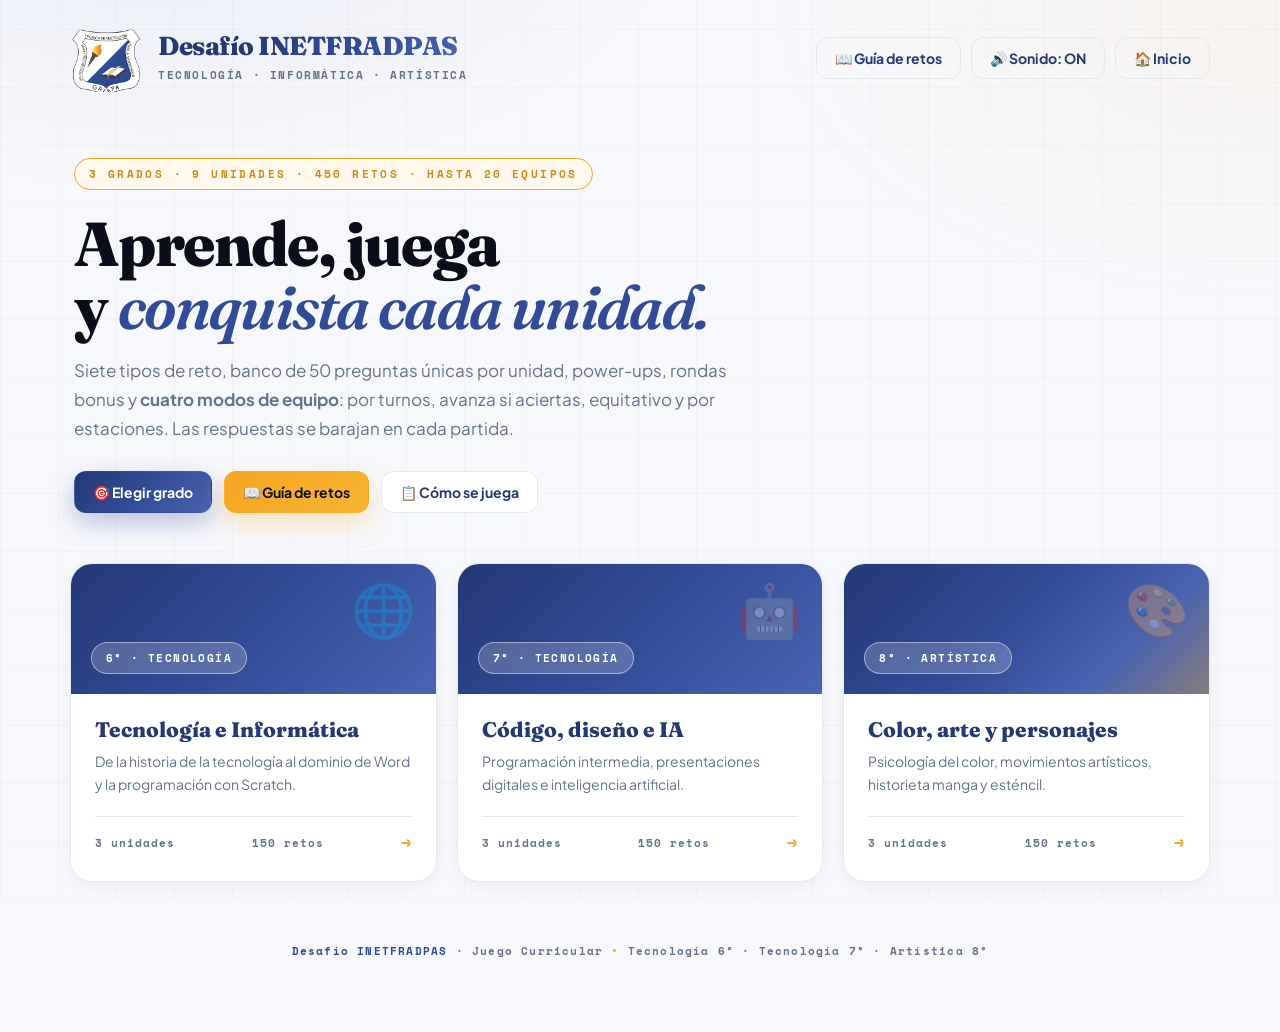
<file: index.html>
<!DOCTYPE html>
<html lang="es">
<head>
<meta charset="UTF-8">
<meta name="viewport" content="width=device-width,initial-scale=1">
<title>Desafío INETFRADPAS · Juego Curricular</title>
<link rel="preconnect" href="https://fonts.googleapis.com">
<link rel="preconnect" href="https://fonts.gstatic.com" crossorigin>
<link href="https://fonts.googleapis.com/css2?family=Fraunces:opsz,wght@9..144,700;9..144,800;9..144,900&family=Plus+Jakarta+Sans:wght@400;600;700;800&family=Space+Mono:wght@400;700&display=swap" rel="stylesheet">
<style>
*{box-sizing:border-box;margin:0;padding:0}
:root{--b:#314B96;--bd:#243875;--bm:#4A64B0;--bl:#EEF2FB;--bx:#dce5f9;--g:#F5A623;--gd:#D4881A;--gl:#fff8ec;--ink:#0A0E1A;--body:#2d3748;--mu:#64748b;--w:#fff;--bg:#F7F8FC;--br:#e2e8f0;--ok:#10b981;--no:#EF4444;--se:'Fraunces',Georgia,serif;--sa:'Plus Jakarta Sans',system-ui,sans-serif;--mo:'Space Mono',monospace;--grad:linear-gradient(135deg,#243875,#314B96,#4A64B0);--gg:linear-gradient(135deg,#F5A623,#f8b530)}
html,body{overflow-x:hidden}
body{font-family:var(--sa);color:var(--body);background:var(--bg);min-height:100vh;-webkit-font-smoothing:antialiased}
body::before{content:"";position:fixed;inset:0;z-index:0;pointer-events:none;background:radial-gradient(900px 520px at 12% -14%,rgba(49,75,150,.07),transparent 62%),radial-gradient(820px 480px at 98% 2%,rgba(245,166,35,.06),transparent 60%),repeating-linear-gradient(0deg,rgba(49,75,150,.03) 0 1px,transparent 1px 58px),repeating-linear-gradient(90deg,rgba(49,75,150,.03) 0 1px,transparent 1px 58px)}
#app{position:relative;z-index:1;max-width:1180px;margin:0 auto;padding:22px 20px 70px}
.hidden{display:none!important}
header{display:flex;align-items:center;justify-content:space-between;gap:20px;flex-wrap:wrap;margin-bottom:28px}
.brand{display:flex;align-items:center;gap:16px}
.logo-slot{width:72px;height:72px;border-radius:16px;flex:0 0 auto;background:var(--w);border:2px dashed var(--bx);display:grid;place-items:center;overflow:hidden;transition:.2s}
.logo-slot img{max-width:100%;max-height:100%;object-fit:contain;display:block}
.logo-slot:has(img){border-style:solid;border-color:transparent;background:transparent}
.logo-slot:has(img) .logo-placeholder{display:none}
.logo-placeholder{font-family:var(--mo);font-size:9px;letter-spacing:1.4px;color:var(--bm);font-weight:700;text-align:center;line-height:1.3}
.brand-text{display:flex;flex-direction:column;gap:2px}
.brand h1{font-family:var(--se);font-size:clamp(20px,2.4vw,26px);font-weight:800;line-height:1.05;letter-spacing:-.5px;color:var(--bd)}
.brand h1 .accent{font-weight:900;background:var(--grad);-webkit-background-clip:text;background-clip:text;-webkit-text-fill-color:transparent}
.brand small{display:block;color:var(--mu);font-family:var(--mo);font-size:10.5px;letter-spacing:1.6px;font-weight:700;text-transform:uppercase;margin-top:4px}
.tools{display:flex;gap:10px;flex-wrap:wrap}
.btn{border:1.5px solid var(--br);background:var(--w);color:var(--bd);padding:11px 18px;border-radius:12px;font-family:var(--sa);font-size:14px;font-weight:700;cursor:pointer;transition:.18s}
.btn:hover{background:var(--bl);border-color:var(--bm);transform:translateY(-2px);box-shadow:0 8px 20px rgba(49,75,150,.1)}
.btn.primary{background:var(--grad);color:var(--w);border-color:transparent;box-shadow:0 10px 26px rgba(49,75,150,.3)}
.btn.gold{background:var(--gg);color:var(--ink);border-color:transparent;box-shadow:0 10px 26px rgba(245,166,35,.3)}
.btn.ghost{background:transparent}
.btn.ghost:hover{background:var(--bl)}
.btn:disabled{opacity:.4;cursor:not-allowed;transform:none}
.btn.big{padding:16px 32px;font-size:16px;border-radius:14px}
.hero{padding:36px 4px 10px;max-width:820px}
.kicker{display:inline-block;font-family:var(--mo);font-size:11px;letter-spacing:2.4px;font-weight:700;color:var(--gd);border:1.5px solid var(--g);padding:7px 14px;border-radius:999px;background:var(--gl);text-transform:uppercase}
.hero h2{font-family:var(--se);font-size:clamp(34px,5.6vw,62px);line-height:1.02;margin:22px 0 18px;letter-spacing:-1.6px;color:var(--ink);font-weight:800}
.hero h2 em{font-style:italic;color:var(--b);font-weight:600}
.hero p{color:var(--mu);font-size:17px;max-width:680px;line-height:1.7}
.hero-cta{display:flex;gap:12px;margin-top:28px;flex-wrap:wrap}
.stats-row{display:grid;grid-template-columns:repeat(4,1fr);gap:14px;margin:38px 0 22px}
.estat{background:var(--w);border:1px solid var(--br);border-radius:16px;padding:20px 14px;text-align:center;box-shadow:0 2px 8px rgba(15,22,41,.03)}
.estat small{display:block;font-family:var(--mo);font-size:10px;letter-spacing:1.6px;color:var(--mu);margin-bottom:8px;font-weight:700;text-transform:uppercase}
.estat b{font-family:var(--se);font-size:24px;letter-spacing:.3px;color:var(--bd);font-weight:800}
.panel{background:var(--w);border:1px solid var(--br);border-radius:22px;padding:30px;box-shadow:0 4px 20px rgba(15,22,41,.04)}
.panel h2{font-family:var(--se);font-size:26px;margin-bottom:16px;color:var(--bd);font-weight:800}
.panel h3{font-family:var(--mo);font-size:12px;margin:22px 0 10px;color:var(--b);letter-spacing:1.4px;font-weight:700;text-transform:uppercase}
.panel p,.panel li{color:var(--body);line-height:1.8;font-size:15px}
.panel ul{padding-left:22px}
.panel ul li::marker{color:var(--g)}
.panel ul li b{color:var(--bd);font-weight:700}
.grid2{display:grid;grid-template-columns:1fr 1fr;gap:28px}
.grades{display:grid;grid-template-columns:repeat(3,1fr);gap:20px;margin-top:40px}
.gcard{border:none;background:var(--w);border:1px solid var(--br);border-radius:22px;padding:0;cursor:pointer;transition:.25s;text-align:left;overflow:hidden;color:inherit;font-family:inherit;box-shadow:0 4px 18px rgba(15,22,41,.05)}
.gcard:hover{transform:translateY(-8px);border-color:var(--bm);box-shadow:0 24px 48px rgba(49,75,150,.18)}
.gband{height:130px;display:flex;align-items:flex-end;padding:20px;position:relative;background:var(--grad)}
.gband.gold-accent{background:linear-gradient(135deg,#243875 0%,#314B96 45%,#4A64B0 75%,#F5A623 145%)}
.gband .badge{background:rgba(255,255,255,.2);border:1px solid rgba(255,255,255,.45);padding:7px 14px;border-radius:999px;font-family:var(--mo);font-size:11px;font-weight:700;letter-spacing:1.4px;color:var(--w);backdrop-filter:blur(8px);text-transform:uppercase}
.gband .ico-bg{position:absolute;top:18px;right:20px;font-size:52px;opacity:.32;line-height:1}
.gbody{padding:22px 24px 26px}
.gbody h3{font-family:var(--se);font-size:21px;margin-bottom:8px;color:var(--bd);font-weight:800}
.gbody p{color:var(--mu);font-size:14px;line-height:1.65;min-height:48px}
.gmeta{display:flex;justify-content:space-between;align-items:center;margin-top:18px;padding-top:14px;border-top:1px solid var(--br);font-family:var(--mo);font-size:11px;color:var(--mu);font-weight:700;letter-spacing:1px}
.gmeta .arrow{color:var(--g);font-size:16px;transition:.2s}
.gcard:hover .gmeta .arrow{transform:translateX(4px)}
.mode-bar{display:flex;gap:12px;align-items:center;background:var(--w);border:1px solid var(--br);border-radius:16px;padding:12px 16px;margin-bottom:22px;box-shadow:0 2px 8px rgba(15,22,41,.04);flex-wrap:wrap}
.mode-bar .label{font-family:var(--mo);font-size:11px;letter-spacing:1.6px;color:var(--mu);font-weight:700;text-transform:uppercase}
.mode-bar .spacer{flex:1}
.mode-opt{border:1.5px solid var(--br);background:var(--w);color:var(--bd);padding:10px 18px;border-radius:11px;font-family:var(--sa);font-size:14px;font-weight:700;cursor:pointer;transition:.18s;display:inline-flex;align-items:center;gap:8px}
.mode-opt:hover{border-color:var(--bm);background:var(--bl)}
.mode-opt.active{background:var(--grad);color:var(--w);border-color:transparent;box-shadow:0 8px 20px rgba(49,75,150,.25)}
.units{display:grid;grid-template-columns:repeat(3,1fr);gap:20px;margin-top:28px}
.ucard{border:1px solid var(--br);background:var(--w);border-radius:22px;padding:28px;cursor:pointer;transition:.22s;text-align:left;color:inherit;font-family:inherit;position:relative;overflow:hidden;box-shadow:0 4px 18px rgba(15,22,41,.05)}
.ucard:hover{transform:translateY(-8px);border-color:var(--bm);box-shadow:0 24px 48px rgba(49,75,150,.16)}
.uico{width:60px;height:60px;border-radius:16px;background:var(--bl);display:grid;place-items:center;font-size:30px;margin-bottom:18px;border:1px solid var(--bx)}
.ucard h3{font-family:var(--se);font-size:19px;margin-bottom:8px;color:var(--bd);font-weight:800;line-height:1.2}
.ucard p{color:var(--mu);font-size:13.5px;line-height:1.65;min-height:66px}
.ucard .play{margin-top:18px;width:100%;padding:13px;border-radius:12px;border:none;font-family:var(--sa);font-weight:800;font-size:14px;cursor:pointer;color:var(--w);background:var(--grad);letter-spacing:.4px}
.ucard .tag{position:absolute;top:18px;right:18px;font-family:var(--mo);font-size:10px;letter-spacing:1.6px;color:var(--b);background:var(--bl);border:1px solid var(--bx);padding:5px 11px;border-radius:999px;font-weight:700;text-transform:uppercase}
.ucard .pool{position:absolute;bottom:18px;right:18px;font-family:var(--mo);font-size:9.5px;letter-spacing:1.2px;color:var(--gd);font-weight:700}
.backrow{display:flex;gap:10px;margin-bottom:24px;flex-wrap:wrap}
#gradeTitle{font-family:var(--se);font-size:clamp(28px,4vw,38px);margin-bottom:8px;color:var(--bd);font-weight:800}
.setup-head{display:flex;align-items:flex-start;gap:16px;margin-bottom:24px}
.setup-head .uico{margin-bottom:0;flex:0 0 auto}
.setup-head h2{font-family:var(--se);font-size:26px;color:var(--bd);font-weight:800;letter-spacing:-.5px;margin-bottom:4px}
.setup-head p{color:var(--mu);font-size:14.5px;line-height:1.5}
.opt-row{display:flex;gap:10px;flex-wrap:wrap;margin-top:12px}
.opt-btn{border:1.5px solid var(--br);background:var(--w);color:var(--bd);padding:12px 18px;border-radius:12px;font-family:var(--sa);font-size:14px;font-weight:700;cursor:pointer;transition:.18s;position:relative;text-align:left;display:flex;flex-direction:column;gap:2px;min-width:200px}
.opt-btn:hover:not(:disabled){border-color:var(--bm);background:var(--bl)}
.opt-btn.sel{background:var(--grad);color:var(--w);border-color:transparent;box-shadow:0 8px 20px rgba(49,75,150,.25)}
.opt-btn.sel small{color:rgba(255,255,255,.85)}
.opt-btn small{font-family:var(--sa);font-size:11.5px;font-weight:500;color:var(--mu);letter-spacing:0}
.opt-btn:disabled{opacity:.4;cursor:not-allowed;background:var(--bg)}
.opt-btn.suggest{border-color:var(--g);background:var(--gl)}
.opt-btn.suggest:not(.sel)::after{content:"★";position:absolute;top:-8px;right:-8px;background:var(--g);color:var(--ink);width:20px;height:20px;border-radius:50%;display:grid;place-items:center;font-size:11px;font-weight:700}
.grid-numbers{display:grid;grid-template-columns:repeat(10,1fr);gap:8px;margin-top:12px;max-width:680px}
.opt-btn-num{border:1.5px solid var(--br);background:var(--w);color:var(--bd);padding:12px 4px;border-radius:10px;font-family:var(--sa);font-size:16px;font-weight:800;cursor:pointer;transition:.15s;text-align:center;position:relative;line-height:1}
.opt-btn-num:hover:not(:disabled){border-color:var(--bm);background:var(--bl);transform:translateY(-2px)}
.opt-btn-num.sel{background:var(--grad);color:var(--w);border-color:transparent;box-shadow:0 6px 14px rgba(49,75,150,.25)}
.opt-btn-num.sel::after{content:"equipos";position:absolute;bottom:-18px;left:50%;transform:translateX(-50%);font-family:var(--mo);font-size:8.5px;letter-spacing:1px;color:var(--bm);font-weight:700;text-transform:uppercase;white-space:nowrap}
.suggest-hint{margin-top:12px;padding:12px 16px;border-radius:12px;background:var(--gl);border:1.5px solid var(--g);font-size:13.5px;color:#7c4a00;font-weight:600;line-height:1.6}
.suggest-hint b{color:var(--bd)}
.fair-hint{margin-top:12px;padding:14px 16px;border-radius:12px;background:linear-gradient(135deg,#eef2fb,#dce5f9);border:1.5px solid var(--bm);font-size:13.5px;color:var(--bd);font-weight:600;line-height:1.6}
.fair-hint b{color:var(--bd);font-weight:800}
.names{display:grid;grid-template-columns:repeat(auto-fill,minmax(160px,1fr));gap:10px;margin-top:16px}
.names input{width:100%;padding:12px 14px;border-radius:11px;border:1.5px solid var(--br);background:var(--w);color:var(--body);font-family:var(--sa);font-size:14px;font-weight:600}
.names input:focus{outline:none;border-color:var(--bm);box-shadow:0 0 0 4px rgba(49,75,150,.12)}
.hud{display:flex;align-items:center;gap:14px;flex-wrap:wrap;background:var(--w);border:1px solid var(--br);border-radius:16px;padding:14px 18px;margin-bottom:12px;box-shadow:0 2px 8px rgba(15,22,41,.04)}
.chip{display:inline-flex;align-items:center;gap:9px;font-family:var(--mo);font-size:11px;letter-spacing:1.2px;font-weight:700;padding:8px 14px;border-radius:999px;background:var(--bl);border:1px solid var(--bx);color:var(--bd);text-transform:uppercase}
.chip .dot{width:10px;height:10px;border-radius:50%;background:var(--g);box-shadow:0 0 12px rgba(245,166,35,.55)}
.hud .spacer{flex:1}
.stat{text-align:center;min-width:74px}
.stat small{display:block;font-family:var(--mo);font-size:9.5px;letter-spacing:1.6px;color:var(--mu);font-weight:700;text-transform:uppercase;margin-bottom:2px}
.stat b{font-family:var(--se);font-size:22px;letter-spacing:.2px;color:var(--bd);font-weight:800}
#hudCombo{font-family:var(--mo);font-size:11.5px;font-weight:700;letter-spacing:1.4px;color:var(--ink);background:var(--gg);padding:8px 13px;border-radius:999px;text-transform:uppercase}
#hudCombo.pop{animation:pop .55s ease}
@keyframes pop{0%{transform:scale(.7);opacity:.2}60%{transform:scale(1.15)}100%{transform:scale(1);opacity:1}}
.progressbar{height:8px;border-radius:999px;background:var(--bl);overflow:hidden;margin:6px 0 14px;border:1px solid var(--bx);position:relative}
#progFill{height:100%;border-radius:999px;background:var(--grad);transition:width .35s ease;width:0;position:relative;z-index:2}
.progressbar .bonus-marker{position:absolute;top:-3px;bottom:-3px;width:6px;background:var(--g);border-radius:3px;box-shadow:0 0 12px rgba(245,166,35,.7);z-index:3;animation:pulse-mark 1.4s ease-in-out infinite}
@keyframes pulse-mark{0%,100%{transform:scaleY(1);opacity:1}50%{transform:scaleY(1.15);opacity:.75}}
.timerbar{height:9px;border-radius:999px;background:var(--bl);overflow:hidden;margin-bottom:18px;border:1px solid var(--bx)}
#timerFill{height:100%;width:100%;border-radius:999px;background:var(--gg);transition:width .1s linear,background .3s}
.scoreboard{display:grid;grid-template-columns:repeat(auto-fill,minmax(150px,1fr));gap:10px;margin-bottom:16px}
.scoreboard.many{grid-template-columns:repeat(auto-fill,minmax(120px,1fr));gap:8px}
.sbcard{background:var(--w);border:2px solid var(--br);border-radius:14px;padding:12px 14px;transition:.25s;box-shadow:0 2px 8px rgba(15,22,41,.04);position:relative}
.scoreboard.many .sbcard{padding:9px 11px;border-radius:12px}
.sbcard .sb-name{font-family:var(--mo);font-size:9.5px;letter-spacing:1.6px;color:var(--mu);font-weight:700;text-transform:uppercase;margin-bottom:5px;display:flex;justify-content:space-between;align-items:center;gap:6px;flex-wrap:wrap}
.scoreboard.many .sb-name{font-size:8.5px;letter-spacing:1.2px}
.sbcard .sb-b{font-family:var(--se);font-size:17px;font-weight:800;color:var(--bd);white-space:nowrap;overflow:hidden;text-overflow:ellipsis;margin-bottom:6px;line-height:1.15}
.scoreboard.many .sb-b{font-size:14px;margin-bottom:5px}
.sbcard .sb-score{font-family:var(--se);font-size:24px;font-weight:900;color:var(--b);letter-spacing:-.5px;line-height:1;margin-bottom:4px}
.scoreboard.many .sb-score{font-size:20px}
.sbcard .sb-turns{font-family:var(--mo);font-size:10px;letter-spacing:1.2px;color:var(--mu);font-weight:700;text-transform:uppercase}
.scoreboard.many .sb-turns{font-size:9px}
.sbcard .sb-turns b{color:var(--bd);font-family:var(--se);font-size:13px;font-weight:800}
.sbcard.act{border-color:var(--g);background:var(--gl);box-shadow:0 0 0 4px rgba(245,166,35,.18),0 8px 20px rgba(245,166,35,.2);transform:translateY(-3px)}
.sbcard.act .sb-name{color:var(--gd)}
.sbcard.act .sb-score{color:var(--gd)}
.sbcard.act .sb-turns b{color:var(--gd)}
.sbcard .turn-pill{background:var(--g);color:var(--ink);font-family:var(--mo);font-size:9px;font-weight:800;padding:3px 8px;border-radius:999px;letter-spacing:1.2px;animation:blink 1.6s ease-in-out infinite}
.sbcard .streak-pill{background:linear-gradient(135deg,#ef4444,#f97316);color:#fff;font-family:var(--mo);font-size:9px;font-weight:800;padding:3px 8px;border-radius:999px;letter-spacing:1.2px}
.sbcard .fair-pill{background:linear-gradient(135deg,#10b981,#059669);color:#fff;font-family:var(--mo);font-size:9px;font-weight:800;padding:3px 8px;border-radius:999px;letter-spacing:1.2px}
.sbcard .station-pill{background:linear-gradient(135deg,#8b5cf6,#a855f7);color:#fff;font-family:var(--mo);font-size:9px;font-weight:800;padding:3px 8px;border-radius:999px;letter-spacing:1.2px}
.sbcard.done{opacity:.65}
.sbcard.done .sb-score{color:var(--ok)}
@keyframes blink{0%,100%{opacity:1}50%{opacity:.55}}
.powerups{display:flex;gap:10px;flex-wrap:wrap;margin-bottom:14px}
.pw{position:relative;border:1.5px solid var(--br);background:var(--w);color:var(--bd);padding:11px 15px;border-radius:12px;font-family:var(--sa);font-size:13px;font-weight:700;cursor:pointer;transition:.18s;box-shadow:0 2px 6px rgba(15,22,41,.04)}
.pw:hover:not(:disabled){background:var(--gl);transform:translateY(-2px);border-color:var(--g);box-shadow:0 8px 18px rgba(245,166,35,.22)}
.pw:disabled{opacity:.35;cursor:not-allowed;background:var(--bg)}
.pw b{color:var(--gd);margin-right:6px;font-family:var(--mo);font-weight:700}
.qcard{background:var(--w);border:1px solid var(--br);border-radius:22px;padding:36px;position:relative;overflow:hidden;box-shadow:0 6px 24px rgba(15,22,41,.06);transition:box-shadow .3s}
.qcard.bonus{border-color:var(--g);box-shadow:0 0 0 4px rgba(245,166,35,.18),0 12px 32px rgba(245,166,35,.2)}
.qcard.bonus::before{content:"";position:absolute;inset:0;background:radial-gradient(circle at top right,rgba(245,166,35,.12),transparent 50%);pointer-events:none}
.qcard::after{content:"";position:absolute;right:-80px;top:-80px;width:240px;height:240px;background:radial-gradient(circle,rgba(49,75,150,.08),transparent 70%);pointer-events:none}
.qbadge-row{display:flex;align-items:center;gap:10px;margin-bottom:20px;flex-wrap:wrap}
.qbadge{display:inline-block;font-family:var(--mo);font-size:10.5px;letter-spacing:2.2px;font-weight:700;color:var(--w);background:var(--grad);padding:7px 14px;border-radius:999px;box-shadow:0 4px 14px rgba(49,75,150,.25);text-transform:uppercase}
.qbadge.boss{background:var(--gg);color:var(--ink)}
.qbadge.debate{background:linear-gradient(135deg,#0ea5e9,#314B96)}
.qbadge.multi{background:linear-gradient(135deg,#10b981,#314B96)}
.qbadge.bonus{background:var(--gg);color:var(--ink);animation:bonus-pulse 1.4s ease-in-out infinite}
@keyframes bonus-pulse{0%,100%{transform:scale(1)}50%{transform:scale(1.06)}}
.qhelp{width:32px;height:32px;border-radius:50%;border:1.5px solid var(--bm);background:var(--w);color:var(--b);font-weight:800;font-size:15px;cursor:pointer;transition:.18s;display:grid;place-items:center;font-family:var(--se)}
.qhelp:hover{background:var(--b);color:var(--w);transform:scale(1.08)}
#qText{font-family:var(--se);font-size:clamp(20px,2.7vw,30px);line-height:1.32;letter-spacing:-.5px;max-width:900px;color:var(--ink);font-weight:700}
.hint{margin-top:16px;color:var(--mu);font-family:var(--mo);font-size:11.5px;letter-spacing:.8px;font-weight:700;text-transform:uppercase}
.options{display:grid;grid-template-columns:1fr 1fr;gap:14px;margin-top:28px}
.options.binary{grid-template-columns:1fr 1fr}
.options.binary .opt{padding:30px 18px;text-align:center;font-size:19px;font-weight:800;letter-spacing:1px}
.options.binary .opt .num{display:none}
.opt{position:relative;text-align:left;font-family:var(--sa);font-size:15.5px;color:var(--body);background:var(--w);border:1.5px solid var(--br);border-radius:15px;padding:19px 18px 19px 60px;cursor:pointer;transition:.16s ease;line-height:1.5;font-weight:600}
.opt:hover:not(:disabled){background:var(--bl);transform:translateY(-2px);border-color:var(--bm);box-shadow:0 8px 20px rgba(49,75,150,.12)}
.opt:disabled{cursor:default}
.opt .num{position:absolute;left:16px;top:50%;transform:translateY(-50%);width:32px;height:32px;border-radius:9px;display:grid;place-items:center;background:var(--bl);border:1px solid var(--bx);color:var(--bd);font-family:var(--mo);font-size:13px;font-weight:800}
.opt.correct{background:#D1FAE5;border-color:var(--ok);color:#065f46}
.opt.correct .num{background:var(--ok);color:var(--w);border-color:var(--ok)}
.opt.wrong{background:#FEE2E2;border-color:var(--no);color:#991b1b}
.opt.wrong .num{background:var(--no);color:var(--w);border-color:var(--no)}
.opt.missed{border-color:var(--ok);border-style:dashed;background:rgba(16,185,129,.06)}
.opt.missed .num{background:rgba(16,185,129,.2);color:var(--ok);border-color:var(--ok)}
.opt.picked .num{background:var(--g);color:var(--ink);border-color:var(--g)}
.opt.selected{border-color:var(--b);background:var(--bl);box-shadow:0 0 0 3px rgba(49,75,150,.15)}
.opt.selected .num{background:var(--b);color:var(--w);border-color:var(--b)}
.opt.gone{opacity:.25;pointer-events:none}
@keyframes ok{0%{transform:scale(.97)}60%{transform:scale(1.03)}100%{transform:scale(1)}}
@keyframes no{0%,100%{transform:translateX(0)}25%{transform:translateX(-7px)}75%{transform:translateX(7px)}}
.multi-bar{margin-top:22px;display:flex;justify-content:flex-end;gap:12px;align-items:center;flex-wrap:wrap}
.multi-bar .multi-info{font-family:var(--mo);font-size:12px;letter-spacing:1.2px;color:var(--mu);font-weight:700;text-transform:uppercase}
.multi-bar .multi-info b{color:var(--b)}
.feedback{margin-top:26px;border-radius:18px;padding:26px;border:1.5px solid var(--br);background:var(--bg);display:flex;gap:22px;align-items:flex-start;flex-wrap:wrap;animation:slidein .35s ease}
@keyframes slidein{0%{opacity:0;transform:translateY(10px)}100%{opacity:1;transform:translateY(0)}}
.feedback.ok{border-color:rgba(16,185,129,.5);background:#D1FAE5}
.feedback.bad{border-color:rgba(239,68,68,.5);background:#FEE2E2}
.fb-main{flex:1;min-width:250px}
.fb-main h4{font-family:var(--se);font-size:21px;margin-bottom:10px;color:var(--ink);font-weight:800}
.feedback.ok .fb-main h4{color:#065f46}
.feedback.bad .fb-main h4{color:#991b1b}
.fb-main p{color:var(--body);line-height:1.75;font-size:15px}
.fb-note{margin-top:14px;padding:14px 18px;border-radius:12px;background:var(--gl);border:1.5px solid var(--g);color:#7c4a00;font-size:14px;line-height:1.7;font-weight:600}
.fb-note.fire{background:linear-gradient(135deg,#fff3e0,#ffd7be);border-color:#f97316;color:#7c2d12;font-weight:700}
.fb-note.fair{background:linear-gradient(135deg,#eef2fb,#dce5f9);border-color:var(--bm);color:var(--bd);font-weight:700}
.fb-note.station{background:linear-gradient(135deg,#f3e8ff,#e9d5ff);border-color:#a855f7;color:#5b21b6;font-weight:700}
.fb-score{font-family:var(--se);font-size:34px;font-weight:900;color:var(--gd);white-space:nowrap;letter-spacing:-.5px}
.end-wrap{text-align:center;padding:16px 0}
.stars{font-size:64px;letter-spacing:14px;color:var(--g);margin:12px 0 10px;text-shadow:0 6px 28px rgba(245,166,35,.45);line-height:1}
.stars .off{color:var(--bl);text-shadow:none}
.end-wrap h2{font-family:var(--se);font-size:clamp(28px,4.6vw,44px);letter-spacing:-1px;color:var(--bd);font-weight:800}
.end-wrap p{color:var(--mu);font-size:16px;margin-top:14px;line-height:1.7;max-width:640px;margin-left:auto;margin-right:auto}
.end-wrap p b{color:var(--b);font-weight:800}
.achv{display:grid;grid-template-columns:repeat(3,1fr);gap:14px;margin:32px 0 8px}
.ach{background:var(--w);border:1.5px solid var(--br);border-radius:16px;padding:18px 16px;text-align:left;box-shadow:0 2px 8px rgba(15,22,41,.03)}
.ach:not(.locked){border-color:var(--g);background:var(--gl)}
.ach small{display:block;font-family:var(--mo);font-size:9.5px;letter-spacing:1.6px;color:var(--mu);margin-bottom:8px;font-weight:700;text-transform:uppercase}
.ach:not(.locked) small{color:var(--gd)}
.ach b{font-family:var(--se);font-size:16px;line-height:1.3;display:block;color:var(--bd);font-weight:800}
.ach .desc{font-size:12px;color:var(--mu);margin-top:6px;font-weight:500}
.ach.locked{opacity:.45}
.end-cta{display:flex;gap:12px;justify-content:center;flex-wrap:wrap;margin-top:32px}
.podium{display:flex;gap:16px;justify-content:center;flex-wrap:wrap;margin:34px 0 12px}
.podium.many{display:grid;grid-template-columns:repeat(auto-fill,minmax(160px,1fr));gap:12px;justify-content:stretch}
.podium.many .pod{padding:16px 18px;min-width:auto;transform:none}
.podium.many .pod.win{transform:none}
.podium.many .pts{font-size:26px}
.podium.many .name{font-size:16px;margin-bottom:6px}
.podium.many .crown{font-size:26px}
.pod{background:var(--w);border:2px solid var(--br);border-radius:20px;padding:22px 26px;min-width:180px;text-align:center;box-shadow:0 4px 18px rgba(15,22,41,.05);transition:.2s;position:relative}
.pod:hover{transform:translateY(-4px)}
.pod .crown{font-size:32px;margin-bottom:8px;display:block}
.pod .rank{font-family:var(--mo);font-size:10px;letter-spacing:1.6px;color:var(--mu);font-weight:700;text-transform:uppercase;margin-bottom:6px}
.pod .name{font-family:var(--se);font-size:19px;font-weight:800;color:var(--bd);margin-bottom:10px;line-height:1.2}
.pod .pts{font-family:var(--se);font-size:32px;font-weight:900;color:var(--b);letter-spacing:-1px;line-height:1;margin-bottom:4px}
.pod .sub{font-family:var(--mo);font-size:10.5px;letter-spacing:1.2px;color:var(--mu);font-weight:700;text-transform:uppercase}
.pod.win{border-color:var(--g);background:var(--gl);box-shadow:0 0 0 4px rgba(245,166,35,.15);transform:scale(1.05)}
.pod.win .pts,.pod.win .name,.pod.win .rank{color:var(--gd)}
.pod.tie{border-color:var(--bm);background:var(--bl);box-shadow:0 0 0 4px rgba(49,75,150,.15)}
.pod.tie .pts,.pod.tie .name,.pod.tie .rank{color:var(--bd)}
.confetti{position:fixed;inset:0;pointer-events:none;z-index:60;overflow:hidden}
.confetti i{position:absolute;top:-20px;width:9px;height:14px;border-radius:2px;animation:fall linear forwards}
@keyframes fall{0%{transform:translateY(-20px) rotate(0)}100%{transform:translateY(105vh) rotate(720deg);opacity:.2}}
.flash{position:fixed;inset:0;display:grid;place-items:center;z-index:55;pointer-events:none}
.flash span{font-family:var(--mo);font-size:clamp(28px,6.5vw,62px);font-weight:800;letter-spacing:2px;color:var(--g);text-shadow:0 6px 40px rgba(245,166,35,.55);animation:fl 1.15s ease forwards;text-transform:uppercase;text-align:center;padding:0 20px}
@keyframes fl{0%{opacity:0;transform:scale(.8)}25%{opacity:1;transform:scale(1.04)}75%{opacity:1}100%{opacity:0;transform:scale(1.15)}}
.guide-overlay{position:fixed;inset:0;z-index:100;background:rgba(10,14,26,.7);backdrop-filter:blur(6px);display:grid;place-items:center;padding:24px;overflow-y:auto}
.guide-modal{background:var(--w);border-radius:24px;padding:34px;max-width:960px;width:100%;max-height:90vh;overflow-y:auto;box-shadow:0 24px 64px rgba(10,14,26,.4);position:relative}
.guide-close{position:absolute;top:16px;right:16px;width:38px;height:38px;border-radius:50%;border:none;background:var(--bl);color:var(--bd);font-size:20px;font-weight:700;cursor:pointer;display:grid;place-items:center}
.guide-close:hover{background:var(--b);color:var(--w)}
.guide-modal>h2{font-family:var(--se);font-size:30px;font-weight:800;color:var(--bd);letter-spacing:-.6px;margin-bottom:8px}
.guide-modal>p.intro{color:var(--mu);font-size:15.5px;line-height:1.7;margin-bottom:24px;max-width:640px}
.guide-grid{display:grid;grid-template-columns:1fr 1fr;gap:18px}
.gcard2{background:var(--w);border:1.5px solid var(--br);border-radius:18px;padding:22px;transition:.2s}
.gcard2.current{border-color:var(--g);background:var(--gl);box-shadow:0 0 0 3px rgba(245,166,35,.15)}
.gcard2 .g-head{display:flex;align-items:center;gap:12px;margin-bottom:14px}
.gcard2 .g-ico{width:48px;height:48px;border-radius:14px;background:var(--bl);display:grid;place-items:center;font-size:24px;flex:0 0 auto;border:1px solid var(--bx)}
.gcard2 h3{font-family:var(--se);font-size:18px;font-weight:800;color:var(--bd);line-height:1.2}
.gcard2 h3 small{display:block;font-family:var(--mo);font-size:9.5px;letter-spacing:1.6px;color:var(--mu);font-weight:700;text-transform:uppercase;margin-top:2px}
.gcard2 .g-what{color:var(--body);font-size:14px;line-height:1.6;margin-bottom:14px;padding-bottom:14px;border-bottom:1px dashed var(--br)}
.gcard2 .g-steps{list-style:none;padding:0;margin:0}
.gcard2 .g-steps li{position:relative;padding-left:26px;color:var(--body);font-size:13.5px;line-height:1.55;margin-bottom:8px}
.gcard2 .g-steps li::before{content:attr(data-n);position:absolute;left:0;top:2px;width:18px;height:18px;border-radius:50%;background:var(--b);color:var(--w);font-family:var(--mo);font-size:10px;font-weight:700;display:grid;place-items:center}
.gcard2 .g-tip{margin-top:12px;padding:10px 12px;border-radius:10px;background:var(--gl);border:1px dashed var(--g);color:#7c4a00;font-size:12.5px;line-height:1.55;font-weight:600}
.gcard2 .g-tip b{color:var(--bd);font-weight:800}
.station-card{background:var(--w);border:2px solid var(--br);border-radius:26px;padding:44px;text-align:center;box-shadow:0 12px 40px rgba(15,22,41,.1);max-width:640px;margin:40px auto;position:relative;overflow:hidden}
.station-card::before{content:"";position:absolute;inset:0;background:linear-gradient(135deg,rgba(139,92,246,.08),rgba(49,75,150,.08));pointer-events:none}
.station-card>*{position:relative;z-index:2}
.station-icon{font-size:72px;line-height:1;margin-bottom:16px;display:block}
.station-label{font-family:var(--mo);font-size:11.5px;letter-spacing:2.4px;color:var(--mu);font-weight:700;text-transform:uppercase;margin-bottom:10px}
.station-team{font-family:var(--se);font-size:clamp(30px,5vw,44px);font-weight:800;color:var(--bd);letter-spacing:-1px;line-height:1.15;margin-bottom:16px}
.station-pts-label{font-family:var(--mo);font-size:11px;letter-spacing:2px;color:var(--mu);font-weight:700;text-transform:uppercase;margin-bottom:4px}
.station-pts{font-family:var(--se);font-size:56px;font-weight:900;color:var(--gd);letter-spacing:-2px;line-height:1;margin-bottom:8px}
.station-sub{color:var(--mu);font-size:15px;line-height:1.6;margin-bottom:26px}
.station-next{margin-top:22px;padding:16px 20px;border-radius:14px;background:var(--bl);border:1.5px dashed var(--bm);font-size:14px;color:var(--bd);font-weight:600;line-height:1.5}
.station-next b{color:var(--b);font-weight:800}
.station-actions{display:flex;gap:12px;justify-content:center;flex-wrap:wrap;margin-top:28px}
footer{margin-top:60px;text-align:center;color:var(--mu);font-family:var(--mo);font-size:11px;letter-spacing:1.2px;font-weight:700;line-height:1.8}
footer b{color:var(--b);font-weight:700}
footer .sep{color:var(--g);margin:0 8px}
@media(max-width:880px){.grades,.units,.options,.grid2,.achv,.names,.guide-grid{grid-template-columns:1fr}.options.binary{grid-template-columns:1fr}.stats-row{grid-template-columns:1fr 1fr}.logo-slot{width:60px;height:60px}.brand h1{font-size:18px}.setup-head{flex-direction:column}.opt-btn{min-width:auto}.station-card{padding:28px}.grid-numbers{grid-template-columns:repeat(5,1fr)}}
</style>
</head>
<body>
<div id="app">
  <header>
    <div class="brand">
      <div class="logo-slot" id="logoSlot" title="Espacio para el logo institucional">
       <img src="logo.png" alt="Logo INETFRADPAS">
      </div>
      <div class="brand-text">
        <h1>Desafío <span class="accent">INETFRADPAS</span></h1>
        <small>Tecnología · Informática · Artística</small>
      </div>
    </div>
    <div class="tools">
      <button class="btn ghost" id="btnGuide">📖 Guía de retos</button>
      <button class="btn ghost" id="btnSound">🔊 Sonido: ON</button>
      <button class="btn ghost" id="btnHome">🏠 Inicio</button>
    </div>
  </header>

  <section id="home">
    <div class="hero">
      <span class="kicker">3 grados · 9 unidades · 450 retos · hasta 20 equipos</span>
      <h2>Aprende, juega<br>y <em>conquista cada unidad.</em></h2>
      <p>Siete tipos de reto, banco de 50 preguntas únicas por unidad, power-ups, rondas bonus y <b>cuatro modos de equipo</b>: por turnos, avanza si aciertas, equitativo y por estaciones. Las respuestas se barajan en cada partida.</p>
      <div class="hero-cta">
        <button class="btn primary" id="btnGo">🎯 Elegir grado</button>
        <button class="btn gold" id="btnGuide2">📖 Guía de retos</button>
        <button class="btn" id="btnRules">📋 Cómo se juega</button>
      </div>
    </div>
    <div class="grades">
      <button class="gcard" data-grade="g6"><div class="gband"><span class="ico-bg">🌐</span><span class="badge">6° · Tecnología</span></div><div class="gbody"><h3>Tecnología e Informática</h3><p>De la historia de la tecnología al dominio de Word y la programación con Scratch.</p><div class="gmeta"><span>3 unidades</span><span>150 retos</span><span class="arrow">→</span></div></div></button>
      <button class="gcard" data-grade="g7"><div class="gband"><span class="ico-bg">🤖</span><span class="badge">7° · Tecnología</span></div><div class="gbody"><h3>Código, diseño e IA</h3><p>Programación intermedia, presentaciones digitales e inteligencia artificial.</p><div class="gmeta"><span>3 unidades</span><span>150 retos</span><span class="arrow">→</span></div></div></button>
      <button class="gcard" data-grade="g8"><div class="gband gold-accent"><span class="ico-bg">🎨</span><span class="badge">8° · Artística</span></div><div class="gbody"><h3>Color, arte y personajes</h3><p>Psicología del color, movimientos artísticos, historieta manga y esténcil.</p><div class="gmeta"><span>3 unidades</span><span>150 retos</span><span class="arrow">→</span></div></div></button>
    </div>
    <footer><b>Desafío INETFRADPAS</b> · Juego Curricular<span class="sep">•</span>Tecnología 6° · Tecnología 7° · Artística 8°</footer>
  </section>

  <section id="rules" class="hidden">
    <div class="panel">
      <div class="backrow"><button class="btn ghost" id="btnBackHome">← Volver</button><button class="btn ghost" id="btnGuide3">📖 Guía de retos</button></div>
      <h2>Cómo se juega</h2>
      <div class="grid2">
        <div>
          <h3>Modo individual</h3>
          <ul><li>9 retos por unidad (8 + jefe final).</li><li>25 s por reto. El tiempo restante suma puntos.</li><li>Con 3 fallos, terminas. Cada 3 aciertos: recuperas energía y ganas power-up.</li></ul>
          <h3>Modo equipos · 4 submodos</h3>
          <ul>
            <li><b>🔄 Por turnos</b>: cada reto rota al siguiente equipo.</li>
            <li><b>🔥 Avanza si aciertas</b>: el equipo sigue si acierta; pasa si falla.</li>
            <li><b>⚖️ Equitativo</b>: todos responden el mismo número de retos.</li>
            <li><b>🎬 Por estaciones</b>: cada equipo juega su sesión completa y pasa el dispositivo.</li>
          </ul>
        </div>
        <div>
          <h3>Aleatorización de respuestas</h3>
          <ul>
            <li>Cada partida baraja las opciones de cada pregunta.</li>
            <li>Así no se puede adivinar por posición ("siempre la primera").</li>
          </ul>
          <h3>Equipos (2 a 20)</h3>
          <ul>
            <li>Elige cuántas escuadras (2-20).</li>
            <li>El juego ajusta los retos por equipo automáticamente.</li>
            <li>Con muchos equipos, el marcador se hace compacto.</li>
          </ul>
        </div>
      </div>
    </div>
  </section>

  <section id="units" class="hidden">
    <div class="backrow"><button class="btn ghost" id="btnBackGrades">← Cambiar grado</button><button class="btn ghost" id="btnRules2">📋 Cómo se juega</button></div>
    <h2 id="gradeTitle">—</h2>
    <p id="gradeSub" style="color:var(--mu);font-size:15px;line-height:1.7;max-width:680px">—</p>
    <div class="mode-bar" style="margin-top:24px">
      <span class="label">Modo de juego</span><div class="spacer"></div>
      <button class="mode-opt active" data-mode="solo">👤 Individual</button>
      <button class="mode-opt" data-mode="team">👥 Equipos</button>
    </div>
    <div class="units" id="unitList"></div>
  </section>

  <section id="setup" class="hidden">
    <div class="panel">
      <div class="backrow"><button class="btn ghost" id="btnBackUnits">← Cambiar unidad</button></div>
      <div class="setup-head"><div class="uico" id="setupIco">🎯</div><div><h2 id="setupTitle">Configurar torneo</h2><p id="setupSub">—</p></div></div>
      <h3>Modo de equipos</h3>
      <div class="opt-row" id="teamModeRow">
        <button class="opt-btn sel" data-mode="rotate"><span>🔄 Por turnos</span><small>Cada reto rota al siguiente equipo</small></button>
        <button class="opt-btn" data-mode="streak"><span>🔥 Avanza si aciertas</span><small>El equipo sigue si acierta; pasa si falla</small></button>
        <button class="opt-btn" data-mode="equitativo"><span>⚖️ Equitativo</span><small>Todos responden la misma cantidad</small></button>
        <button class="opt-btn" data-mode="stations"><span>🎬 Por estaciones</span><small>Un equipo juega completo y pasa el dispositivo</small></button>
      </div>
      <h3 style="margin-top:26px">Número de escuadras <span style="font-family:var(--sa);text-transform:none;letter-spacing:0;color:var(--mu);font-weight:500;font-size:12px">(2 a 20)</span></h3>
      <div class="grid-numbers" id="teamCount"></div>
      <h3 style="margin-top:32px">Nombres <span style="font-family:var(--sa);text-transform:none;letter-spacing:0;color:var(--mu);font-weight:500;font-size:12px">(se guardan automáticamente)</span></h3>
      <div class="names" id="teamNames"></div>
      <h3 style="margin-top:26px">Cantidad de retos</h3>
      <p style="color:var(--mu);font-size:13px;margin-top:-4px;font-family:var(--mo)">Nunca se repite una pregunta. Banco: 50 únicos.</p>
      <div class="opt-row" id="rondaCount"></div>
      <div class="suggest-hint" id="suggestHint">Selecciona el número de equipos para ver la sugerencia.</div>
      <div class="fair-hint hidden" id="fairHint"></div>
      <div style="margin-top:30px;display:flex;gap:12px;flex-wrap:wrap"><button class="btn primary" id="btnStartTeams">🏁 Comenzar torneo</button><button class="btn ghost" id="btnCancelSetup">Cancelar</button></div>
    </div>
  </section>

  <section id="game" class="hidden">
    <div class="hud">
      <div class="chip"><span class="dot"></span><span id="hudUnit">UNIDAD</span></div>
      <div class="chip" id="hudProgress">Reto 1 de 9</div>
      <div class="chip hidden" id="hudTeamMode"><span id="hudTeamModeIcon">🔄</span> <span id="hudTeamModeText">Por turnos</span></div>
      <div class="spacer"></div>
      <div id="hudCombo" class="hidden">Combo x2</div>
      <div class="stat" id="statScoreBox"><small id="statScoreLbl">Puntos</small><b id="hudScore">0</b></div>
      <div class="stat"><small>Tiempo</small><b id="hudTime">25</b></div>
      <div class="stat" id="statLivesBox"><small>Energía</small><b id="hudLives">● ● ●</b></div>
      <button class="btn ghost" id="btnQuit">Salir</button>
    </div>
    <div class="scoreboard hidden" id="scoreboard"></div>
    <div class="progressbar"><div id="progFill"></div></div>
    <div class="powerups" id="powerups">
      <button class="pw" data-pw="fifty"><b>50/50</b> <span class="cnt">×1</span></button>
      <button class="pw" data-pw="time"><b>+10s</b> <span class="cnt">×1</span></button>
      <button class="pw" data-pw="skip"><b>Saltar</b> <span class="cnt">×1</span></button>
      <button class="pw" data-pw="x2"><b>x2</b> <span class="cnt">×1</span></button>
    </div>
    <div class="timerbar"><div id="timerFill"></div></div>
    <div class="qcard" id="qcard">
      <div class="qbadge-row">
        <div class="qbadge" id="qBadge">Elige</div>
        <button class="qhelp" id="btnQHelp" title="¿Cómo se resuelve este tipo de reto?">?</button>
      </div>
      <h2 id="qText">Cargando reto…</h2>
      <div class="hint" id="qHint">Usa las teclas 1-4 o haz clic en la respuesta.</div>
      <div class="options" id="options"></div>
      <div id="multiBar"></div>
      <div id="feedbackBox"></div>
    </div>
  </section>

  <section id="station" class="hidden">
    <div class="station-card">
      <span class="station-icon" id="stIcon">✅</span>
      <div class="station-label" id="stLabel">Turno completado</div>
      <div class="station-team" id="stTeam">Equipo 1</div>
      <div class="station-pts-label">Puntaje de este turno</div>
      <div class="station-pts" id="stPts">0</div>
      <div class="station-sub" id="stSub">¡Buen trabajo! Pasa el dispositivo al siguiente equipo.</div>
      <div class="station-next" id="stNext"></div>
      <div class="station-actions">
        <button class="btn primary big" id="btnNextStation">▶ Comenzar siguiente turno</button>
        <button class="btn ghost" id="btnQuitStation">Salir del torneo</button>
      </div>
    </div>
  </section>

  <section id="end" class="hidden">
    <div class="panel">
      <div class="end-wrap">
        <div class="stars" id="endStars">★★★</div>
        <h2 id="endTitle">Unidad completada</h2>
        <p id="endMsg">Buen trabajo.</p>
        <div class="podium hidden" id="podium"></div>
        <div class="achv" id="achv"></div>
        <div class="stats-row" id="endStats" style="margin-top:20px">
          <div class="estat"><small>Puntaje</small><b id="endScore">0</b></div>
          <div class="estat"><small>Aciertos</small><b id="endCorrect">0/0</b></div>
          <div class="estat"><small>Mejor combo</small><b id="endCombo">0</b></div>
          <div class="estat"><small>Récord</small><b id="endRecord">0</b></div>
        </div>
        <div class="end-cta">
          <button class="btn primary" id="btnRetry">🔁 Repetir unidad</button>
          <button class="btn gold" id="btnOtherUnit">📚 Otra unidad</button>
          <button class="btn ghost" id="btnEndHome">🏠 Inicio</button>
        </div>
      </div>
    </div>
  </section>

  <div id="guideOverlay" class="guide-overlay hidden">
    <div class="guide-modal">
      <button class="guide-close" id="btnGuideClose">×</button>
      <h2>Guía de retos</h2>
      <p class="intro">Cada tipo de reto tiene su propia lógica. Aprende cómo se resuelve cada uno antes de jugar.</p>
      <div class="guide-grid" id="guideGrid"></div>
    </div>
  </div>
</div>
<script>
const C={
g6:{name:"Tecnología e Informática",sub:"Grado 6° · Énfasis en ofimática y pensamiento lógico",units:[
{ico:"🌐",name:"Tecnología e Informática",desc:"Definición, evolución, inventos, TIC e Internet.",qs:[
{t:"choice",q:"¿Qué es la tecnología?",o:["El conjunto de conocimientos y herramientas que satisfacen necesidades humanas","Solo los celulares y computadoras","Un invento de los últimos años","Solo los aparatos eléctricos"],a:0,e:"La tecnología es mucho más que aparatos."},
{t:"choice",q:"¿Qué estudia la informática?",o:["El tratamiento automático de la información con computadoras","Los astros","Las plantas","Los idiomas"],a:0,e:"Informática = información + automática."},
{t:"choice",q:"¿Cuál es un invento tecnológico antiguo?",o:["La rueda","El celular","El dron","La impresora 3D"],a:0,e:"Hace más de 5000 años."},
{t:"order",q:"Ordena la evolución de la tecnología.",items:["Herramientas de piedra","La rueda y la agricultura","La máquina de vapor","Los computadores e Internet"],e:"Cada etapa resolvió un problema nuevo."},
{t:"choice",q:"¿Qué son las TIC?",o:["Tecnologías de la Información y la Comunicación","Talleres de Informática","Técnicas Industriales","Tipos de Impresoras"],a:0,e:"Permiten crear, guardar y transmitir información."},
{t:"binary",q:"¿Cuál de estas herramientas es moderna?",o:["El teléfono inteligente","La piedra de afilar"],a:0,e:"Combina cámara, GPS, internet y más."},
{t:"choice",q:"¿Qué es Internet?",o:["Una red mundial de computadoras conectadas","Un programa","Un tipo de computador","Una marca"],a:0,e:"Es una red de redes."},
{t:"choice",q:"¿Cuál es un invento tecnológico moderno?",o:["El internet","El fuego","La escritura cuneiforme","La brújula"],a:0,e:"Década de 1960."},
{t:"choice",q:"¿Diferencia entre ciencia y tecnología?",o:["La ciencia busca entender; la tecnología resolver necesidades","Son lo mismo","La tecnología es solo para empresas","La ciencia no sirve"],a:0,e:"Se necesitan mutuamente."},
{t:"choice",q:"¿Qué es una necesidad humana?",o:["Algo indispensable para vivir o desarrollarse","Un capricho","Un lujo","Algo de tiendas"],a:0,e:"Motivan la invención."},
{t:"binary",q:"¿La tecnología es solo aparatos electrónicos?",o:["SÍ","NO"],a:1,e:"La rueda y la escritura también son tecnología."},
{t:"order",q:"Ordena cómo surge un invento.",items:["Se detecta una necesidad","Se investiga una solución","Se construye un prototipo","Se prueba y se mejora","Se produce y se distribuye"],e:"Los errores del prototipo son parte del proceso."},
{t:"choice",q:"¿Qué es la innovación?",o:["Convertir una idea en algo útil para muchas personas","Copiar a otros","Guardar una idea","Comprar lo último"],a:0,e:"Inventar no basta."},
{t:"binary",q:"¿El Internet existió siempre?",o:["SÍ","NO"],a:1,e:"Nació en los años 60."},
{t:"choice",q:"¿Cuál invento cambió la comunicación a distancia?",o:["El teléfono","La imprenta","La calculadora","La bicicleta"],a:0,e:"1876."},
{t:"choice",q:"¿Qué es un prototipo?",o:["Una primera versión que se prueba y se mejora","El producto final","Un plano","Una máquina"],a:0,e:"Todo invento pasa por prototipos."},
{t:"choice",q:"¿Qué es la obsolescencia programada?",o:["Diseñar productos para que duren poco","Reparar productos","Reciclar","Un tipo de garantía"],a:0,e:"Acorta la vida útil para vender más."},
{t:"choice",q:"¿Qué es la brecha digital?",o:["La desigualdad en el acceso a la tecnología","Una falla de internet","Un cable","Una marca"],a:0,e:"Afecta el acceso a educación y trabajo."},
{t:"binary",q:"¿La tecnología puede tener efectos negativos?",o:["SÍ","NO"],a:0,e:"Contaminación, desechos, adicción, desinformación."},
{t:"choice",q:"¿Qué es el desarrollo sostenible?",o:["Satisfacer necesidades sin comprometer a futuras generaciones","Producir lo máximo","Usar todo","No usar tecnología"],a:0,e:"Aplica también a la tecnología."},
{t:"order",q:"Ordena la evolución de las computadoras.",items:["Ábaco y máquinas mecánicas","Primeras computadoras electrónicas","Computadoras personales","Portátiles y smartphones","IA integrada"],e:"En menos de 100 años."},
{t:"choice",q:"¿Qué es la propiedad intelectual?",o:["El derecho sobre las creaciones de la mente","Una casa","Un impuesto","Un programa"],a:0,e:"Protege a los creadores."},
{t:"binary",q:"¿Los desechos electrónicos se reciclan?",o:["SÍ","NO"],a:0,e:"Requieren manejo especial."},
{t:"multi",q:"Selecciona TODOS los inventos tecnológicos antiguos.",o:["La rueda","La imprenta","El ábaco","El teléfono inteligente","El dron"],a:[0,1,2],e:"Rueda, imprenta y ábaco son antiguos."},
{t:"choice",q:"¿Qué es un nativo digital?",o:["Persona que creció rodeada de tecnología digital","Alguien del campo","Un experto programador","Un computador"],a:0,e:"Nació después de los 80."},
{t:"choice",q:"¿Para qué sirve un navegador web?",o:["Para acceder y visualizar páginas de Internet","Para escribir","Para programar","Para editar fotos"],a:0,e:"Chrome, Firefox, Edge, Safari."},
{t:"binary",q:"¿El correo electrónico es más antiguo que el celular?",o:["SÍ","NO"],a:0,e:"Email 1971; celular 1983."},
{t:"choice",q:"¿Qué es la ciudadanía digital?",o:["El uso responsable, seguro y ético de la tecnología","Vivir en una ciudad digital","Un documento","Un programa"],a:0,e:"Incluye respeto y pensamiento crítico."},
{t:"choice",q:"¿Qué es una red social?",o:["Plataforma digital donde se conectan y comparten contenidos","Un grupo de amigos del barrio","Un computador","Un programa de oficina"],a:0,e:"Pensar antes de publicar."},
{t:"choice",q:"¿Qué es el software?",o:["Los programas y datos de la computadora","Las partes físicas del computador","Un tipo de cable","Una marca de computador"],a:0,e:"Software es todo lo que no se puede tocar."},
{t:"choice",q:"¿Qué es el hardware?",o:["Las partes físicas del computador","Los programas","Los datos","El sistema operativo"],a:0,e:"Hardware = todo lo que puedes tocar."},
{t:"choice",q:"¿Qué significa WWW?",o:["World Wide Web","Web Wide World","Wide Web World","World Web Wide"],a:0,e:"WWW es la 'telaraña mundial'."},
{t:"choice",q:"¿Qué es la nube (cloud)?",o:["Servidores remotos donde se guardan datos y se ejecutan servicios","El cielo donde vuelan los aviones","Un tipo de wifi","Un cable especial"],a:0,e:"Cuando subes una foto a Drive la estás guardando en la nube."},
{t:"binary",q:"¿Los datos y la información son lo mismo?",o:["SÍ","NO"],a:1,e:"Datos son hechos crudos; información son datos procesados con significado."},
{t:"choice",q:"¿Qué es una patente?",o:["Un derecho exclusivo para explotar un invento por un tiempo","Un tipo de computador","Una marca comercial","Un programa"],a:0,e:"Protegen inventos por 20 años."},
{t:"choice",q:"¿Qué es un algoritmo (en palabras simples)?",o:["Una receta o conjunto de pasos ordenados para resolver algo","Un tipo de computador","Un programa específico","Una marca de software"],a:0,e:"El algoritmo es la idea ordenada."},
{t:"choice",q:"¿Qué es un bit?",o:["La unidad más pequeña de información: un 0 o un 1","Un tipo de computador","Un programa","Un cable de red"],a:0,e:"Un bit es 0 o 1. Ocho bits forman un byte."},
{t:"binary",q:"¿El progreso tecnológico es siempre bueno para todos?",o:["SÍ","NO"],a:1,e:"Puede generar desigualdad, desechos y adicción."},
{t:"choice",q:"¿Qué significa que un aparato sea 'inteligente'?",o:["Que puede conectarse, procesar datos y tomar decisiones básicas","Que piensa como un humano","Que es muy caro","Que tiene pantalla"],a:0,e:"'Inteligente' = conectado y capaz de procesar información."},
{t:"choice",q:"¿Qué es la ciberseguridad?",o:["El conjunto de prácticas para proteger datos y sistemas de ataques","Un tipo de antivirus","Una red social","Un programa de oficina"],a:0,e:"Contraseñas fuertes, actualizaciones, respaldos."},
{t:"choice",q:"¿Cuál es una contraseña segura?",o:["Una frase larga con mayúsculas, números y símbolos","12345678","Tu nombre completo","Tu fecha de nacimiento"],a:0,e:"Larga (12+), única por servicio, sin datos personales."},
{t:"binary",q:"¿Conviene usar la misma contraseña en todos los sitios?",o:["SÍ","NO"],a:1,e:"Si hackean un sitio, tendrían acceso a todos."},
{t:"choice",q:"¿Qué es la huella digital?",o:["El rastro de datos que dejamos al usar internet","Una marca en el dedo","Un tipo de archivo","Una red social"],a:0,e:"Publicaciones, me gusta, búsquedas, ubicación."},
{t:"choice",q:"¿Qué es la robótica?",o:["La ciencia que diseña, construye y programa robots","Un tipo de computador","Un videojuego","Una red social"],a:0,e:"Combina mecánica, electrónica, informática e IA."},
{t:"binary",q:"¿Un dron es útil en agricultura?",o:["SÍ","NO"],a:0,e:"Monitorean cultivos, fumigan con precisión."},
{t:"choice",q:"¿Qué es la domótica?",o:["La automatización de una casa: luces, clima, seguridad","Un tipo de casa","Un programa de oficina","Un tipo de wifi"],a:0,e:"Controlas tu casa desde el celular y ahorras energía."},
{t:"choice",q:"¿Qué es la telemedicina?",o:["La atención médica a distancia usando tecnología","Una medicina moderna","Un tipo de hospital","Un programa de TV"],a:0,e:"Videollamadas, monitoreo remoto, recetas electrónicas."},
{t:"binary",q:"¿La tecnología verde busca reducir el impacto ambiental?",o:["SÍ","NO"],a:0,e:"Energías renovables, reciclaje, diseño eficiente."},
{t:"choice",q:"¿Qué es la ética digital?",o:["Los principios para usar la tecnología de forma justa y respetuosa","Un tipo de programa","Una ley de internet","Una red social"],a:0,e:"Respeto a la privacidad, veracidad, no discriminación."},
{t:"order",boss:true,q:"RETO JEFE: ordena la línea de tiempo tecnológica.",items:["Era de piedra","Antigüedad: agricultura y escritura","Edad moderna: imprenta","Revolución industrial: vapor","Era digital: computadoras e Internet"],e:"Cada era resolvió un problema distinto."}
]},
{ico:"📝",name:"Procesador de Texto (Word)",desc:"Ventana, formato, alineación, imágenes y edición.",qs:[
{t:"choice",q:"¿Para qué sirve Word?",o:["Para crear y editar documentos escritos","Para hacer videos","Para programar","Para navegar"],a:0,e:"El procesador más usado."},
{t:"choice",q:"¿Cómo se abre Word?",o:["Desde el menú Inicio o el ícono del escritorio","Con la tecla Enter","Apagando el equipo","Solo desde internet"],a:0,e:"También con doble clic."},
{t:"order",q:"Ordena los pasos para crear un documento.",items:["Abrir Word","Escribir el texto","Aplicar formato","Guardar el documento"],e:"Guardar seguido."},
{t:"choice",q:"¿Qué hace Guardar?",o:["Conserva el documento","Borra el texto","Imprime","Cierra sin guardar"],a:0,e:"Ctrl+G."},
{t:"choice",q:"¿Qué es la fuente?",o:["El tipo de letra","El color del papel","El tamaño de la hoja","El nombre del archivo"],a:0,e:"Arial, Times, Verdana."},
{t:"choice",q:"¿Cómo se cambia el color del texto?",o:["Seleccionas el texto y eliges el color","Escribiendo el color","Se cambia solo","Con Shift"],a:0,e:"Primero seleccionar."},
{t:"binary",q:"¿Qué hace el botón de líneas centradas?",o:["Centra el texto","Alinea a la izquierda"],a:0,e:"Izq, centro, der, justificado."},
{t:"choice",q:"¿Cómo se inserta una imagen?",o:["Desde Insertar > Imágenes","Con Ctrl+Z","Escribiendo el nombre","No se puede"],a:0,e:"Enriquece documentos."},
{t:"choice",q:"¿Qué es un atajo de teclado?",o:["Combinación que ejecuta un comando rápidamente","Un tipo de letra","Una carpeta","Un error"],a:0,e:"Ctrl+C, V, G, Z."},
{t:"choice",q:"¿Qué hace Ctrl+Z?",o:["Deshace la última acción","Guarda","Cierra","Imprime"],a:0,e:"Botón de emergencia."},
{t:"binary",q:"¿Se puede insertar una tabla en Word?",o:["SÍ","NO"],a:0,e:"Insertar > Tabla."},
{t:"order",q:"Ordena los pasos para guardar como PDF.",items:["Tener el documento abierto","Clic en Archivo","Elegir Guardar como","Seleccionar PDF","Elegir ubicación y guardar"],e:"PDF conserva el diseño."},
{t:"choice",q:"¿Qué es el interlineado?",o:["El espacio entre líneas","El color de fondo","El tamaño del papel","El nombre del archivo"],a:0,e:"1,5 suele leerse mejor."},
{t:"choice",q:"¿Cómo se inserta un encabezado?",o:["Desde Insertar > Encabezado","Escribiendo 'encabezado'","Con Ctrl+P","No se puede"],a:0,e:"Título, nombre, fecha."},
{t:"binary",q:"¿Guardar y Guardar como son lo mismo?",o:["SÍ","NO"],a:1,e:"El segundo permite cambiar nombre o ubicación."},
{t:"choice",q:"¿Qué hace Ctrl+P?",o:["Abre la ventana de impresión","Pega texto","Cambia de color","Cierra"],a:0,e:"Revisa vista previa."},
{t:"choice",q:"¿Qué es un margen?",o:["El espacio entre el borde y el texto","Una fuente","El título","Un color"],a:0,e:"Permite respirar el texto."},
{t:"choice",q:"¿Qué es un salto de página?",o:["Un comando que empuja el texto a la página siguiente","Un error","Una letra","Una imagen"],a:0,e:"Útil para temas nuevos."},
{t:"binary",q:"¿Se puede cambiar el idioma del corrector?",o:["SÍ","NO"],a:0,e:"Revisar > Idioma."},
{t:"choice",q:"¿Cómo se crea una lista con viñetas?",o:["Seleccionando el texto y clic en el botón de viñetas","Con guiones","Con Ctrl+B","No se puede"],a:0,e:"Enumera sin jerarquía."},
{t:"order",q:"Ordena cómo insertar una tabla.",items:["Ubicar el cursor","Clic en Insertar > Tabla","Elegir filas y columnas","Escribir el contenido","Ajustar formato"],e:"Tab agrega filas."},
{t:"choice",q:"¿Qué es el formato de página?",o:["Configuración de tamaño, orientación y márgenes","Una fuente","Un color","El nombre del archivo"],a:0,e:"Carta, oficio, A4."},
{t:"binary",q:"¿Se pueden insertar comentarios?",o:["SÍ","NO"],a:0,e:"Revisar > Nuevo comentario."},
{t:"multi",q:"Selecciona TODAS las partes de la ventana de Word.",o:["Cinta de opciones","Barra de título","Área de trabajo","Inicio de Windows","Barra del sistema"],a:[0,1,2],e:"Cinta, título y área son parte de Word."},
{t:"choice",q:"¿Qué es la vista previa?",o:["Muestra cómo quedará al imprimir","Una fuente","Un archivo adjunto","Un efecto"],a:0,e:"Evita imprimir con errores."},
{t:"choice",q:"¿Para qué sirve el botón deshacer?",o:["Revertir la última acción","Guardar","Imprimir","Cerrar"],a:0,e:"Barra de acceso rápido."},
{t:"choice",q:"¿Qué es un documento .docx?",o:["El formato de archivo de Word","Un tipo de imagen","Un programa","Una carpeta"],a:0,e:"Estándar desde 2007."},
{t:"binary",q:"¿Se puede justificar el texto?",o:["SÍ","NO"],a:0,e:"Alineación justificada."},
{t:"choice",q:"¿Qué es la sangría?",o:["El espacio al inicio de un párrafo","Un color","Una fuente","Un borde"],a:0,e:"Marca el inicio del párrafo."},
{t:"choice",q:"¿Qué hace Ctrl+B?",o:["Pone el texto en negrita","Lo pone en cursiva","Lo subraya","Borra el texto"],a:0,e:"Ctrl+B = negrita."},
{t:"choice",q:"¿Qué hace Ctrl+I?",o:["Pone el texto en cursiva","Lo pone en negrita","Lo subraya","Lo borra"],a:0,e:"Ctrl+I = itálica."},
{t:"choice",q:"¿Qué hace Ctrl+U?",o:["Subraya el texto","Lo pone en negrita","Lo pone en cursiva","Lo borra"],a:0,e:"Ctrl+U = underline."},
{t:"choice",q:"¿Para qué sirve WordArt?",o:["Para crear títulos decorativos con estilos llamativos","Para hacer tablas","Para insertar imágenes","Para revisar ortografía"],a:0,e:"Útil para portadas."},
{t:"binary",q:"¿Un estilo en Word aplica varios formatos a la vez?",o:["SÍ","NO"],a:0,e:"Título 1, Título 2 aplican fuente, tamaño, color y espaciado."},
{t:"choice",q:"¿Qué es un hipervínculo?",o:["Un texto o imagen que, al hacer clic, lleva a otra parte o web","Un tipo de fuente","Una tabla","Un comentario"],a:0,e:"Con Ctrl+K insertas un enlace."},
{t:"choice",q:"¿Qué es una tabla de contenido?",o:["Un índice automático generado a partir de los títulos del documento","Una tabla con números","Una lista de imágenes","Una bibliografía"],a:0,e:"Si marcas títulos con estilos, Word arma el índice."},
{t:"choice",q:"¿Qué es una nota al pie?",o:["Una aclaración al final de la página con una marca en el texto","Un comentario al margen","Un título","Un dibujo"],a:0,e:"Sirven para citar fuentes."},
{t:"binary",q:"¿Se puede insertar un símbolo como π o © en Word?",o:["SÍ","NO"],a:0,e:"Insertar > Símbolo."},
{t:"choice",q:"¿Qué es el interlineado 1,5?",o:["Un espacio y medio entre líneas, que mejora la legibilidad","Doble espacio","Sin espacio","Triple espacio"],a:0,e:"Hace los textos más fáciles de leer."},
{t:"choice",q:"¿Qué son las columnas en Word?",o:["Una forma de dividir el texto en dos o más columnas verticales","Un tipo de tabla","Un color","Un tipo de letra"],a:0,e:"Útil para periódicos y folletos."},
{t:"choice",q:"¿Para qué sirve cambiar la orientación de la página?",o:["Para pasar de vertical a horizontal, útil para tablas anchas o imágenes","Para cambiar el color","Para cambiar la letra","Para imprimir más rápido"],a:0,e:"Disposición > Orientación."},
{t:"binary",q:"¿Se pueden insertar formas (círculos, flechas, cuadros) en Word?",o:["SÍ","NO"],a:0,e:"Insertar > Formas."},
{t:"choice",q:"¿Qué es un encabezado distinto en la primera página?",o:["Un encabezado especial que solo aparece en la primera página","Un encabezado en otro idioma","Un tipo de letra","Una tabla"],a:0,e:"Ideal para portadas."},
{t:"choice",q:"¿Qué es el control de cambios en Word?",o:["Una función que registra las ediciones para que otro las acepte o rechace","Un tipo de letra","Un programa","Una tabla"],a:0,e:"Cada cambio queda marcado con autor y fecha."},
{t:"binary",q:"¿Se pueden comparar dos versiones de un documento en Word?",o:["SÍ","NO"],a:0,e:"Revisar > Comparar."},
{t:"choice",q:"¿Qué son las plantillas de Word?",o:["Documentos prediseñados que puedes reutilizar cambiando el contenido","Tipos de letra","Imágenes prediseñadas","Programas"],a:0,e:"Cartas, informes, currículums."},
{t:"choice",q:"¿Qué es la letra capital?",o:["Una letra grande al inicio de un párrafo, que ocupa varias líneas","Un tipo de letra","Un color","Una imagen"],a:0,e:"Se usa en cuentos y revistas."},
{t:"binary",q:"¿Se puede insertar una marca de agua en el fondo de un documento?",o:["SÍ","NO"],a:0,e:"Diseño > Marca de agua."},
{t:"choice",q:"¿Para qué sirve combinar correspondencia?",o:["Para generar cartas o etiquetas personalizadas para muchas personas","Para corregir ortografía","Para imprimir más rápido","Para cambiar el color"],a:0,e:"Con una plantilla y una lista, Word crea las cartas."},
{t:"order",boss:true,q:"RETO JEFE: ordena el proceso de un documento.",items:["Abrir Word","Escribir el texto","Aplicar fuente, tamaño, color y alineación","Insertar imagen o tabla","Corregir ortografía y guardar"],e:"Redactar, formatear, enriquecer, revisar y guardar."}
]},
{ico:"🐱",name:"Programación con Scratch",desc:"Eventos, movimientos, apariencia, sonido y secuencias.",qs:[
{t:"choice",q:"¿Qué bloque arranca con la bandera verde?",o:["Al presionar [bandera verde]","Mover 10 pasos","Esperar 1 segundo","Decir Hola"],a:0,e:"Sin evento no se ejecuta nada."},
{t:"order",q:"Ordena los pasos para una historia animada.",items:["Elegir escenario y personajes","Programar la secuencia","Probar con la bandera verde","Corregir y mejorar"],e:"Diseñar, programar, probar, corregir."},
{t:"choice",q:"¿Qué es un sprite?",o:["Un personaje u objeto programable","Un sonido","Un bloque","El fondo"],a:0,e:"Actor de la animación."},
{t:"choice",q:"¿Cuántos giros de 90° para una vuelta?",o:["4","2","3","10"],a:0,e:"90×4=360."},
{t:"order",q:"Ordena la secuencia para saludar y aplaudir.",items:["Al presionar bandera","Decir: ¡Hola!","Esperar 1 segundo","Tocar sonido de aplauso"],e:"Evento + apariencia + tiempo + sonido."},
{t:"choice",q:"¿Qué sirve para repetir sin copiar?",o:["Los bloques de control","El bloque decir","El disfraz","Guardar"],a:0,e:"Los ciclos abrevian."},
{t:"choice",q:"¿Para qué sirve 'esperar 1 segundo'?",o:["Para dar ritmo","Para acelerar","Para guardar","Para cambiar disfraz"],a:0,e:"Sin pausas todo ocurre a la vez."},
{t:"choice",q:"Si el programa no funciona, ¿qué haces?",o:["Depurar: revisar, probar y corregir","Borrar todo","Agregar al azar","Pedir a otro"],a:0,e:"Depurar es clave."},
{t:"choice",q:"¿Qué son las coordenadas?",o:["Los valores x e y de la posición","Los colores","Los sonidos","Los bloques"],a:0,e:"x=izq-der, y=arriba-abajo."},
{t:"choice",q:"¿Qué es el escenario?",o:["El fondo donde se mueven los sprites","Un bloque","Una variable","Un sonido"],a:0,e:"Puede tener varios fondos."},
{t:"binary",q:"¿Se pueden tener varios sprites?",o:["SÍ","NO"],a:0,e:"Cada uno con sus bloques y trajes."},
{t:"order",q:"Ordena cómo crear un bucle que salude 5 veces.",items:["Al presionar bandera","Repetir 5 veces","Decir ¡Hola!","Esperar 1 segundo"],e:"Repetir 5 ejecuta lo que está dentro."},
{t:"choice",q:"¿Para qué sirven los operadores?",o:["Para hacer cálculos y comparaciones","Para mover","Para cambiar de fondo","Para reproducir sonidos"],a:0,e:"Base de la lógica."},
{t:"choice",q:"¿Cómo se agrega un sonido?",o:["Desde la pestaña Sonidos del sprite","Con el bloque mover","Arrastrando un evento","Escribiendo 'sonido'"],a:0,e:"Cada sprite tiene su pestaña."},
{t:"binary",q:"¿Los bloques se arrastran?",o:["SÍ","NO"],a:0,e:"Esencia de la programación visual."},
{t:"choice",q:"¿Qué es un mensaje en Scratch?",o:["Un aviso que un sprite envía y otro recibe","Un sonido","Un color","Un disfraz"],a:0,e:"Coordina sprites."},
{t:"choice",q:"¿Cómo se duplica un sprite?",o:["Clic derecho > Duplicar","Con Ctrl+V en el escenario","No se puede","Escribiendo 'duplicar'"],a:0,e:"Útil para enemigos."},
{t:"choice",q:"¿Para qué sirve 'detener todo'?",o:["Para frenar todos los programas","Para borrar","Para cambiar de fondo","Para guardar"],a:0,e:"Freno de emergencia."},
{t:"choice",q:"¿Qué son las extensiones?",o:["Bloques extra con funciones nuevas","Sonidos","Trajes","Carpetas"],a:0,e:"Música, lápiz, video, texto a voz."},
{t:"order",q:"Ordena cómo crear un juego de atrapar.",items:["Elegir sprite que atrapa y que cae","Programar movimiento con teclas","Programar la caída","Agregar puntos al tocarse","Probar y ajustar"],e:"Empieza simple."},
{t:"binary",q:"¿Los sprites pueden tener varios disfraces?",o:["SÍ","NO"],a:0,e:"Cada sprite puede tener varios."},
{t:"choice",q:"¿Qué es la paleta de bloques?",o:["Zona donde se organizan bloques por color","Una tienda","El nombre del proyecto","Un sonido"],a:0,e:"Cada color agrupa un tipo."},
{t:"binary",q:"¿Se puede guardar en la nube?",o:["SÍ","NO"],a:0,e:"Con cuenta accedes desde cualquier lugar."},
{t:"multi",q:"Selecciona TODOS los bloques de EVENTOS.",o:["Al presionar bandera verde","Al hacer clic en el sprite","Al recibir un mensaje","Mover 10 pasos","Decir Hola"],a:[0,1,2],e:"Los eventos disparan el código."},
{t:"choice",q:"¿Qué es la programación visual?",o:["Programar arrastrando bloques","Escribir código","Solo imágenes","Sin computador"],a:0,e:"Scratch, Blockly, App Inventor."},
{t:"choice",q:"¿Qué son los bloques de control?",o:["Los que dirigen el flujo: repetir, si entonces","Los que mueven","Los que cambian color","Los de sonido"],a:0,e:"Controlan cuándo ocurre todo."},
{t:"choice",q:"¿Cómo se prueba un proyecto?",o:["Con la bandera verde","Con el botón guardar","Cerrando Scratch","Solo al publicar"],a:0,e:"Se prueba muchas veces."},
{t:"binary",q:"¿Scratch tiene versión online y offline?",o:["SÍ","NO"],a:0,e:"Online: scratch.mit.edu."},
{t:"choice",q:"¿Qué hace el bloque 'repetir hasta que'?",o:["Repite la acción hasta que se cumpla una condición","Repite 10 veces","Pregunta algo","Detiene todo"],a:0,e:"Repite mientras la condición sea falsa."},
{t:"choice",q:"¿Qué es un bloque 'por siempre si'?",o:["Evalúa la condición todo el tiempo y actúa cuando se cumple","Un bloque de sonido","Un tipo de disfraz","Un tipo de sprite"],a:0,e:"Hace que un sprite reaccione continuamente."},
{t:"binary",q:"¿Se pueden duplicar disfraces en Scratch?",o:["SÍ","NO"],a:0,e:"Clic derecho > Duplicar."},
{t:"choice",q:"¿Qué es el área de trabajo en Scratch?",o:["La zona donde arrastras y conectas los bloques","La pantalla del escenario","La lista de sprites","El botón de guardar"],a:0,e:"Está en el centro."},
{t:"choice",q:"¿Para qué sirve la función 'clonar'?",o:["Para crear copias de un sprite en tiempo de ejecución","Para borrar el sprite","Para cambiar su disfraz","Para duplicar el escenario"],a:0,e:"Útil para lluvia, enemigos o elementos que se multiplican."},
{t:"binary",q:"¿Se pueden grabar sonidos propios en Scratch?",o:["SÍ","NO"],a:0,e:"Con la pestaña Sonidos."},
{t:"choice",q:"¿Qué es un bloque personalizado (función)?",o:["Un bloque que tú creas con un nombre propio","Un bloque del sistema","Una variable global","Un disfraz especial"],a:0,e:"Agrupa bloques que vas a usar muchas veces."},
{t:"choice",q:"¿Qué es el 'modo turbo' en Scratch?",o:["Un modo que hace que los ciclos se ejecuten más rápido","Un juego de carreras","Un tipo de sprite","Una categoría de bloques"],a:0,e:"Shift+clic en la bandera verde."},
{t:"binary",q:"¿Se puede descargar el proyecto de Scratch al computador?",o:["SÍ","NO"],a:0,e:"Archivo > Guardar en tu computadora."},
{t:"choice",q:"¿Qué es un comentario en Scratch?",o:["Una nota que puedes dejar junto al código para explicarlo","Un tipo de bloque","Un sonido","Un disfraz"],a:0,e:"Los comentarios son para humanos."},
{t:"choice",q:"¿Qué es una variable booleana?",o:["Una variable que solo puede ser verdadero o falso","Una variable numérica","Una lista","Un disfraz"],a:0,e:"'Está tocando', 'es mayor que', 'está activo'."},
{t:"choice",q:"¿Para qué sirve una lista en Scratch?",o:["Para guardar varios valores a la vez, como nombres o puntajes","Para crear un sprite","Para cambiar de fondo","Para reproducir sonidos"],a:0,e:"Guardan datos ordenados."},
{t:"choice",q:"¿Qué es un operador de comparación?",o:["Un operador que compara dos valores: mayor, menor, igual","Un tipo de sonido","Un bloque de movimiento","Un disfraz"],a:0,e:"Base de las decisiones."},
{t:"binary",q:"¿Scratch tiene bloques de sensores como '¿tocando el borde?'",o:["SÍ","NO"],a:0,e:"Están en la paleta de Sensores."},
{t:"choice",q:"¿Qué es un cronómetro en Scratch?",o:["Un bloque que cuenta el tiempo transcurrido","Un tipo de sprite","Una variable","Un fondo"],a:0,e:"Sirve para carreras o limitar tiempo."},
{t:"binary",q:"¿Se pueden cambiar los fondos del escenario durante el programa?",o:["SÍ","NO"],a:0,e:"Con 'cambiar fondo a…'."},
{t:"choice",q:"¿Qué es 'guardar como copia' en Scratch?",o:["Guardar una versión nueva sin reemplazar la original","Borrar el proyecto","Publicarlo","Cambiar el nombre"],a:0,e:"Útil para probar sin perder."},
{t:"binary",q:"¿Se puede publicar un proyecto de Scratch?",o:["SÍ","NO"],a:0,e:"Con el botón Compartir."},
{t:"choice",q:"¿Qué es la colaboración en Scratch?",o:["Trabajar en un mismo proyecto entre varias personas","Publicar un proyecto","Guardarlo","Compartirlo en redes"],a:0,e:"Con estudios y remezclas."},
{t:"choice",q:"¿Qué es un proyecto accesible en Scratch?",o:["Un proyecto que puede usar cualquier persona, incluidas las que tienen dificultades visuales o auditivas","Un proyecto corto","Un proyecto sin imágenes","Un proyecto en inglés"],a:0,e:"Contrastes fuertes, textos grandes, sonidos claros."},
{t:"order",boss:true,q:"RETO JEFE: ordena el proceso de un proyecto en Scratch.",items:["Abrir Scratch y elegir escenario","Agregar y ubicar los sprites","Programar eventos, movimientos, apariencia y sonido","Probar con la bandera verde","Corregir errores y guardar"],e:"Diseñar, programar, probar, corregir y guardar."}
]}]},
g7:{name:"Código, diseño e IA",sub:"Grado 7° · Programación intermedia, presentaciones e IA",units:[
{ico:"🧩",name:"Programación Visual Intermedia",desc:"Ciclos, condicionales, variables y proyectos colaborativos.",qs:[
{t:"choice",q:"¿Qué es un ciclo?",o:["Una estructura que repite instrucciones","Una variable","Un evento","Un sprite"],a:0,e:"'Repetir 10' o 'por siempre'."},
{t:"choice",q:"¿Qué es un condicional?",o:["Estructura que ejecuta algo si se cumple una condición","Un sprite","Una variable","Un sonido"],a:0,e:"'Si toca el borde, rebota'."},
{t:"order",q:"Ordena cómo funciona un condicional.",items:["Se evalúa la condición","Si es verdadera, se ejecuta","Si es falsa, se ignora o se ejecuta 'sino'","El programa continúa"],e:"Base de la lógica."},
{t:"choice",q:"¿Qué es una variable?",o:["Un espacio con nombre donde se guarda un valor que puede cambiar","Un ciclo","Un disfraz","Un evento"],a:0,e:"Puntos, vidas, tiempo."},
{t:"choice",q:"¿Cuándo usarías 'por siempre'?",o:["Cuando la acción se repite sin límite","Cuando cuentas hasta 10","Cuando el código es corto","Cuando no hay evento"],a:0,e:"Animaciones continuas."},
{t:"binary",q:"¿Cuál usarías para que salte SOLO si presiona espacio?",o:["Condicional","Ciclo por siempre"],a:0,e:"Evalúa el evento y decide."},
{t:"choice",q:"¿Cómo se crea una variable?",o:["Desde la paleta 'Variables'","Arrastrando un sprite","Cambiando el escenario","Poniendo un sonido"],a:0,e:"Se crea una vez y se usa."},
{t:"choice",q:"¿Qué hace 'cambiar [puntos] por 1'?",o:["Suma 1 al valor actual","Fija puntos en 1","Borra la variable","Muestra el valor"],a:0,e:"'Cambiar' incrementa; 'fijar' asigna."},
{t:"choice",q:"¿Qué es un operador lógico?",o:["Un conector que combina condiciones: Y, O, NO","Una variable","Un sprite","Un sonido"],a:0,e:"Combina condiciones."},
{t:"binary",q:"¿Los condicionales se pueden anidar?",o:["SÍ","NO"],a:0,e:"Decisiones complejas paso a paso."},
{t:"order",q:"Ordena cómo depurar un ciclo infinito.",items:["Detener el programa","Identificar el ciclo 'por siempre'","Agregar una condición de salida","Probar de nuevo"],e:"Ciclos sin parada son error clásico."},
{t:"choice",q:"¿Qué es un contador?",o:["Una variable que se incrementa o decrementa","Un sonido","Un disfraz","Un evento"],a:0,e:"Vidas, puntos, tiempo."},
{t:"binary",q:"¿Local y global son iguales?",o:["SÍ","NO"],a:1,e:"La local es de un sprite; la global de todo."},
{t:"binary",q:"¿'Si entonces' y 'Si entonces sino' son lo mismo?",o:["SÍ","NO"],a:1,e:"El segundo añade qué hacer si NO se cumple."},
{t:"choice",q:"¿Qué es un bloque personalizado?",o:["Un bloque que tú creas para reutilizar código","Un bloque del sistema","Una variable","Un evento"],a:0,e:"Evita repetir secuencias."},
{t:"choice",q:"¿Qué es un algoritmo?",o:["Una secuencia ordenada de pasos para resolver un problema","Una variable","Un sprite","Un sonido"],a:0,e:"Existe antes de programar."},
{t:"choice",q:"¿Qué es la recursión?",o:["Cuando una función se llama a sí misma","Repetir un bloque","Un error","Una variable"],a:0,e:"Útil para subproblemas iguales."},
{t:"choice",q:"¿Cómo se comunican los sprites?",o:["Con mensajes","Con variables locales","Con disfraces","No se pueden comunicar"],a:0,e:"Forma ordenada."},
{t:"binary",q:"¿Un programa puede tener varios eventos a la vez?",o:["SÍ","NO"],a:0,e:"Bandera, tecla, clic, mensajes."},
{t:"order",q:"Ordena cómo diseñar un juego con puntaje.",items:["Crear la variable puntos","Fijar puntos en 0","Detectar cuándo se gana","Cambiar la variable +1","Mostrar la variable"],e:"El puntaje es el corazón de un juego."},
{t:"choice",q:"¿Qué es una lista?",o:["Una variable que guarda varios valores a la vez","Un sonido","Un sprite","Un escenario"],a:0,e:"Nombres, puntajes, respuestas."},
{t:"choice",q:"¿Qué es un error lógico?",o:["Cuando el programa corre pero hace algo distinto","Cuando no abre","Cuando se apaga","Cuando falta internet"],a:0,e:"El más difícil de encontrar."},
{t:"binary",q:"¿Los bloques personalizados pueden llevar parámetros?",o:["SÍ","NO"],a:0,e:"Les pasas valores."},
{t:"multi",q:"Selecciona TODAS las estructuras de control de Scratch.",o:["Repetir 10","Por siempre","Si entonces","Variable","Sprite"],a:[0,1,2],e:"Ciclos y condicionales son estructuras de control."},
{t:"choice",q:"¿Qué es la depuración paso a paso?",o:["Ejecutar el programa bloque por bloque","Borrar todo","Reiniciar","Publicar"],a:0,e:"Paso a paso o slow motion."},
{t:"choice",q:"¿Cómo se comparte un proyecto en Scratch?",o:["Con el botón 'Compartir' online","Con el botón guardar","Copiando el archivo","No se puede"],a:0,e:"Necesitas cuenta."},
{t:"choice",q:"¿Qué es la eficiencia del código?",o:["Lograr el resultado con menos bloques y mejor orden","Escribir mucho","Solo variables","Proyecto largo"],a:0,e:"Código limpio = fácil de corregir."},
{t:"binary",q:"¿Se pueden hacer juegos con puntaje en Scratch?",o:["SÍ","NO"],a:0,e:"Con variables y condicionales."},
{t:"choice",q:"¿Qué es la modularidad?",o:["Dividir el programa en partes pequeñas y reutilizables","Todo en un bloque","No usar variables","Sin plan"],a:0,e:"Cada bloque personalizado es un módulo."},
{t:"choice",q:"¿Qué es una estructura de datos?",o:["Una forma organizada de guardar y acceder a información","Un bloque de control","Un sprite","Un escenario"],a:0,e:"Listas, pilas, colas, matrices."},
{t:"choice",q:"¿Qué es una matriz (array 2D)?",o:["Una estructura de datos con filas y columnas","Una variable simple","Un tipo de sonido","Un sprite"],a:0,e:"Útil para tableros, laberintos, mapas."},
{t:"binary",q:"¿Un evento personalizado puede llamarse desde varios sprites?",o:["SÍ","NO"],a:0,e:"Un mensaje puede ser enviado y recibido por varios."},
{t:"choice",q:"¿Qué es un temporizador en programación?",o:["Un mecanismo que ejecuta una acción tras cierto tiempo","Un cronómetro","Un tipo de variable","Una lista"],a:0,e:"Sirve para dar ritmo o crear retardos."},
{t:"choice",q:"¿Qué es un 'patrón de diseño' en programación?",o:["Una solución probada y repetible para un problema común","Un tipo de variable","Un error frecuente","Un bloque personalizado"],a:0,e:"No son código, son ideas reutilizables."},
{t:"binary",q:"¿La recursión puede usarse para recorrer estructuras como árboles?",o:["SÍ","NO"],a:0,e:"Es la forma natural de recorrer árboles."},
{t:"choice",q:"¿Qué es 'depurar paso a paso'?",o:["Ejecutar el programa lentamente para ver qué hace en cada momento","Borrarlo","Reiniciar","Publicarlo"],a:0,e:"Como ver una película en cámara lenta."},
{t:"choice",q:"¿Qué es una 'función de orden superior'?",o:["Una función que recibe o devuelve otra función","Una función muy larga","Una función sin parámetros","Una función con error"],a:0,e:"map, filter, reduce."},
{t:"binary",q:"¿Un programa puede ejecutar varias acciones al mismo tiempo (paralelismo)?",o:["SÍ","NO"],a:0,e:"Varios sprites pueden correr a la vez."},
{t:"choice",q:"¿Qué es un 'algoritmo de búsqueda'?",o:["Un método sistemático para encontrar un valor en una estructura","Un tipo de bucle","Una variable","Un sonido"],a:0,e:"Lineal, binaria, en profundidad."},
{t:"choice",q:"¿Qué es un parámetro en una función?",o:["Un valor que se le pasa a la función para que trabaje con él","Una variable global","Un tipo de sprite","Un sonido"],a:0,e:"Permiten reutilizar una misma función para casos distintos."},
{t:"choice",q:"¿Qué es un bucle anidado?",o:["Un ciclo dentro de otro ciclo","Un ciclo roto","Un error","Un tipo de variable"],a:0,e:"Para recorrer matrices o generar patrones."},
{t:"binary",q:"¿Una función puede llamar a otra función?",o:["SÍ","NO"],a:0,e:"Así se construyen programas complejos a partir de piezas simples."},
{t:"choice",q:"¿Qué es el 'alcance' de una variable?",o:["La parte del programa donde esa variable existe y puede usarse","El tamaño de la variable","El tipo de dato","El color del bloque"],a:0,e:"Local vs global."},
{t:"choice",q:"¿Qué es un 'evento' en programación?",o:["Algo que ocurre y dispara una acción en el programa","Una variable","Un ciclo","Un tipo de dato"],a:0,e:"Clic, tecla, mensaje, señal del sensor."},
{t:"choice",q:"¿Qué es depurar un programa?",o:["Buscar y corregir errores para que funcione bien","Acelerarlo","Borrarlo","Publicarlo"],a:0,e:"Una de las habilidades más importantes."},
{t:"binary",q:"¿Un error de sintaxis impide que el programa corra?",o:["SÍ","NO"],a:0,e:"Un bloque mal conectado detiene la ejecución."},
{t:"choice",q:"¿Qué es un 'test' o prueba en programación?",o:["Verificar que el programa haga lo esperado con distintos casos","Un examen escolar","Un tipo de código","Un botón"],a:0,e:"Sirve para descubrir errores antes que los usuarios."},
{t:"choice",q:"¿Qué es un bucle 'mientras' (while)?",o:["Un ciclo que se repite mientras la condición sea verdadera","Un ciclo infinito","Una variable","Un evento"],a:0,e:"La condición se evalúa antes de cada vuelta."},
{t:"choice",q:"¿Qué es refactorizar el código?",o:["Mejorarlo sin cambiar lo que hace: más claro, más corto","Borrarlo","Añadir funciones","Publicarlo"],a:0,e:"Código limpio se entiende, se corrige y se amplía mejor."},
{t:"order",boss:true,q:"RETO JEFE: ordena el diseño de un proyecto interactivo.",items:["Definir la idea y las reglas","Diseñar los sprites y escenarios","Programar eventos y ciclos","Agregar condicionales y variables","Probar, ajustar y presentar"],e:"Antes de programar, piensa."}
]},
{ico:"🖼️",name:"Presentaciones Digitales",desc:"PowerPoint, Canva, transiciones y diseño publicitario.",qs:[
{t:"choice",q:"¿Para qué sirve PowerPoint?",o:["Para crear presentaciones con texto, imágenes y multimedia","Para editar videos","Para programar","Para navegar"],a:0,e:"Estándar para presentar ideas."},
{t:"choice",q:"¿Qué es una diapositiva?",o:["Cada 'página' de una presentación","El ícono","El título","Una fuente"],a:0,e:"Una idea por diapositiva."},
{t:"order",q:"Ordena los pasos para crear una presentación.",items:["Elegir plantilla o tema","Crear las diapositivas","Agregar texto, imágenes y multimedia","Aplicar transiciones y animaciones","Revisar y presentar"],e:"El diseño no reemplaza la idea."},
{t:"choice",q:"¿Qué es una transición?",o:["El efecto entre diapositivas","Una fuente","Una imagen","Un botón"],a:0,e:"Con moderación."},
{t:"choice",q:"¿Qué es una plantilla?",o:["Un diseño prediseñado con colores y fuentes","Una letra","Un audio","Un menú"],a:0,e:"Coherencia visual."},
{t:"choice",q:"¿Qué es Canva?",o:["Herramienta en línea para diseñar piezas gráficas","Un procesador","Un navegador","Un sistema"],a:0,e:"Ideal para publicidad."},
{t:"choice",q:"¿Regla básica de diseño?",o:["Una idea por diapositiva y poco texto","Muchas fuentes","Todo animado","Todo mayúsculas"],a:0,e:"Menos es más."},
{t:"binary",q:"¿Buena práctica al presentar?",o:["Mirar al público y explicar","Leer palabra por palabra"],a:0,e:"Tú comunicas."},
{t:"choice",q:"¿Qué es la regla 10-20-30?",o:["10 diapositivas, 20 minutos, 30 puntos","10 colores, 20 imágenes, 30 animaciones","10 personas, 20 sillas, 30 mesas","No existe"],a:0,e:"Ágil."},
{t:"binary",q:"¿Todas las diapositivas con misma transición?",o:["SÍ","NO"],a:1,e:"Varía según el momento."},
{t:"choice",q:"¿Qué es el patrón de diapositivas?",o:["La plantilla maestra que define el estilo","Una fuente","Un efecto","Un audio"],a:0,e:"Cambia todo de una vez."},
{t:"order",q:"Ordena los pasos para exportar a PDF.",items:["Abrir la presentación","Clic en Archivo","Elegir Exportar o Guardar como","Seleccionar PDF","Elegir ubicación y guardar"],e:"Conserva el diseño."},
{t:"choice",q:"¿Qué es la accesibilidad?",o:["Diseñar para que todas las personas entiendan","Un solo color","Todo mayúsculas","Sin imágenes"],a:0,e:"Contraste, letra grande, texto alt."},
{t:"binary",q:"¿Más animaciones = mejor presentación?",o:["SÍ","NO"],a:1,e:"Saturan y distraen."},
{t:"choice",q:"¿Cómo se inserta un video?",o:["Desde Insertar > Video","Escribiendo 'video'","No se puede","Con Ctrl+V"],a:0,e:"Local o YouTube."},
{t:"choice",q:"¿Qué son las notas del orador?",o:["Texto que ves tú y no el público","Un tipo de diapositiva","Un adjunto","Un efecto"],a:0,e:"Ayudan a no memorizar."},
{t:"choice",q:"¿Qué hace Ctrl+M?",o:["Crea una nueva diapositiva","Elimina","Guarda","Cierra"],a:0,e:"Atajo más usado."},
{t:"choice",q:"¿Qué es SmartArt?",o:["Herramienta para crear gráficos y diagramas","Una fuente","Un efecto","Un color"],a:0,e:"Procesos, jerarquías."},
{t:"binary",q:"¿Se puede grabar narración?",o:["SÍ","NO"],a:0,e:"Convierte en video con tu voz."},
{t:"choice",q:"¿Qué es la vista del moderador?",o:["Muestra diapositiva actual, siguiente y notas","Un tipo de diapositiva","Un adjunto","Un efecto"],a:0,e:"Útil en vivo."},
{t:"order",q:"Ordena cómo crear una infografía en Canva.",items:["Elegir una plantilla","Reemplazar los textos","Ajustar colores e íconos","Agregar imágenes o gráficos","Descargar en PNG o PDF"],e:"Canva permite piezas profesionales."},
{t:"choice",q:"¿Qué es la jerarquía visual?",o:["El orden en que el ojo lee los elementos","Una fuente","Un color","Una transición"],a:0,e:"Título grande, subtítulo medio, cuerpo pequeño."},
{t:"binary",q:"¿Tabla de contenido automática?",o:["SÍ","NO"],a:0,e:"Si marcas títulos con estilos."},
{t:"multi",q:"Selecciona TODOS los elementos multimedia de PowerPoint.",o:["Imagen","Video","Audio","Animación","Texto plano"],a:[0,1,2,3],e:"Imagen, video, audio y animación son multimedia."},
{t:"choice",q:"¿Qué es el diseño responsivo?",o:["Adaptar el diseño a distintos tamaños de pantalla","Un color","Una animación","Una fuente"],a:0,e:"Clave en tablets o celulares."},
{t:"choice",q:"¿Qué hace la vista previa?",o:["Muestra cómo se verá la presentación","Cambia de color","Borra","Inserta audio"],a:0,e:"Revisa antes de presentar."},
{t:"choice",q:"¿Qué es la coherencia visual?",o:["Mismos colores, fuentes y estilos","Muchas fuentes","Cambiar de estilo cada vez","Sin colores"],a:0,e:"Profesionalismo."},
{t:"binary",q:"¿Se puede presentar sin internet?",o:["SÍ","NO"],a:0,e:"Si los recursos son locales."},
{t:"choice",q:"¿Qué es una presentación ejecutiva?",o:["Breve, clara y visual para directivos","Muy larga","Sin imágenes","Solo texto"],a:0,e:"Directo al punto."},
{t:"choice",q:"¿Qué es un botón de acción en PowerPoint?",o:["Un botón que lleva a otra diapositiva, página o documento","Un botón de encendido","Un tipo de letra","Un gráfico"],a:0,e:"Presentaciones interactivas."},
{t:"choice",q:"¿Qué es la regla 6×6?",o:["Máximo 6 palabras por línea y 6 líneas por diapositiva","6 colores por diapositiva","6 imágenes por diapositiva","6 animaciones por diapositiva"],a:0,e:"Evita la saturación de texto."},
{t:"binary",q:"¿Conviene leer textualmente las diapositivas al presentar?",o:["SÍ","NO"],a:1,e:"La diapositiva apoya; el presentador explica."},
{t:"choice",q:"¿Qué es el storytelling en presentaciones?",o:["Contar una historia con inicio, conflicto y resolución","Leer el texto","Mostrar muchas imágenes","Usar música"],a:0,e:"Conecta emocionalmente."},
{t:"choice",q:"¿Qué es una 'presentación TED'?",o:["Una charla breve, potente y bien estructurada de 18 minutos","Una presentación de oficina","Un tipo de diapositiva","Un software"],a:0,e:"Una idea fuerte, contada bien."},
{t:"binary",q:"¿Se pueden insertar hipervínculos internos entre diapositivas?",o:["SÍ","NO"],a:0,e:"Menús interactivos que llevan a otras diapositivas."},
{t:"choice",q:"¿Qué es el 'test de las 3 palabras'?",o:["Verificar si el público recuerda las 3 ideas principales","Escribir 3 palabras por diapositiva","Usar solo 3 colores","Hacer 3 preguntas"],a:0,e:"Evalúa si el mensaje quedó claro."},
{t:"choice",q:"¿Qué es la coherencia cromática?",o:["Usar una paleta de colores consistente en todas las diapositivas","Usar un color por diapositiva","Usar solo blanco","Usar el arcoíris"],a:0,e:"2 o 3 colores bien elegidos."},
{t:"binary",q:"¿Se puede grabar la voz del presentador en las diapositivas?",o:["SÍ","NO"],a:0,e:"La presentación se puede ver sin el presentador."},
{t:"choice",q:"¿Qué es 'evaluar con un ensayo previo'?",o:["Presentar la charla antes a alguien de confianza","Leer el texto","Guardar el archivo","Borrarlo"],a:0,e:"Mejor forma de detectar fallas."},
{t:"choice",q:"¿Qué es una animación en PowerPoint?",o:["Un efecto que se aplica a elementos dentro de una diapositiva","Un cambio entre diapositivas","Un tipo de letra","Una imagen"],a:0,e:"Animación ≠ transición."},
{t:"choice",q:"¿Qué es una sección en PowerPoint?",o:["Un agrupamiento de diapositivas relacionadas","Un tipo de letra","Un color","Un audio"],a:0,e:"Ayuda a navegar presentaciones largas."},
{t:"binary",q:"¿Se pueden insertar gráficos de Excel en PowerPoint?",o:["SÍ","NO"],a:0,e:"Insertar > Gráfico."},
{t:"choice",q:"¿Qué es la vista esquema?",o:["Una vista que muestra solo los títulos y el texto, sin diseño","Una vista 3D","Una vista de impresión","Una presentación final"],a:0,e:"Útil para estructurar el contenido."},
{t:"binary",q:"¿Se puede personalizar el tema de una presentación?",o:["SÍ","NO"],a:0,e:"Vista > Patrón de diapositivas."},
{t:"choice",q:"¿Para qué sirve la vista 'presentación con diapositivas'?",o:["Para mostrar la presentación a pantalla completa","Para editar","Para imprimir","Para exportar"],a:0,e:"Se activa con F5."},
{t:"choice",q:"¿Qué es un SmartArt de proceso?",o:["Un diagrama que muestra pasos secuenciales","Una tabla de datos","Un gráfico circular","Una imagen"],a:0,e:"Lista, proceso, jerarquía, ciclo, relación."},
{t:"binary",q:"¿Se puede exportar una presentación como video?",o:["SÍ","NO"],a:0,e:"Archivo > Exportar > Crear un video."},
{t:"choice",q:"¿Qué es la 'vista previa' de una transición?",o:["Una demostración de cómo se verá el efecto","Un tipo de diapositiva","Un audio","Una imagen"],a:0,e:"Revisa siempre antes de decidir."},
{t:"choice",q:"¿Qué es un patrón de diapositivas?",o:["Una plantilla maestra que define el estilo de todas","Una diapositiva especial","Un tipo de fuente","Una transición"],a:0,e:"Cambiar el patrón actualiza todo."},
{t:"order",boss:true,q:"RETO JEFE: ordena el proceso de una presentación publicitaria.",items:["Definir el público objetivo","Diseñar el mensaje central","Elegir plantilla y colores","Montar diapositivas con imágenes y datos","Ensayar y ajustar"],e:"Conocer al público es el primer paso."}
]},
{ico:"🤖",name:"Introducción a la IA",desc:"Concepto, tipos, IA cotidiana y uso ético.",qs:[
{t:"binary",q:"¿El filtro de rostros es IA?",o:["ES IA","NO ES IA"],a:0,e:"Visión por computador."},
{t:"binary",q:"¿Una calculadora simple es IA?",o:["ES IA","NO ES IA"],a:1,e:"Reglas fijas."},
{t:"binary",q:"¿El asistente de voz es IA?",o:["ES IA","NO ES IA"],a:0,e:"NLP."},
{t:"binary",q:"¿Un reloj de pared es IA?",o:["ES IA","NO ES IA"],a:1,e:"No aprende."},
{t:"choice",q:"¿Qué es la IA?",o:["Sistemas que realizan tareas que requieren aprendizaje y razonamiento humano","Computadoras rápidas","Robots humanos","Programas que calculan"],a:0,e:"Imita capacidades humanas."},
{t:"order",q:"Ordena cómo aprende una IA.",items:["Recolectar datos","Entrenar con ejemplos","Encontrar patrones","Hacer predicciones"],e:"Sin datos no hay aprendizaje."},
{t:"dilema",q:"Un estudiante hizo un deepfake de un compañero 'por diversión'.",o:["Compartirlo porque es gracioso","Pedir que lo elimine y avisar a un adulto","Hacer uno igual","Ignorarlo"],a:1,e:"Daña la dignidad.",n:"DEBATE: ¿humor o daño?"},
{t:"dilema",q:"Un chatbot te hace la tarea y la entregas como propia.",o:["Está bien","Está mal: sirve para entender, no copiar","Está bien si nadie ve","No se puede usar nunca"],a:1,e:"Sirve para aprender.",n:"DEBATE: ¿cómo se vería la escuela si todos entregaran tareas hechas por IA?"},
{t:"choice",q:"¿Qué es una red neuronal?",o:["Un sistema de IA inspirado en el cerebro","Un cable","Un computador","Un software"],a:0,e:"Capas de 'neuronas' matemáticas."},
{t:"binary",q:"¿La IA tiene conciencia humana?",o:["SÍ","NO"],a:1,e:"No: procesa patrones, no siente."},
{t:"order",q:"Ordena las etapas de entrenamiento de un modelo.",items:["Recolectar datos etiquetados","Dividir datos en entrenamiento y prueba","Entrenar el modelo","Evaluar con casos nuevos","Ajustar y desplegar"],e:"Iterar hasta generalizar."},
{t:"choice",q:"¿Qué es una 'alucinación' de la IA?",o:["Información falsa con apariencia de verdad","Se apaga","Sin internet","Se reinicia"],a:0,e:"Verificar es tu responsabilidad."},
{t:"choice",q:"¿Qué es machine learning?",o:["Rama de la IA donde la máquina aprende de datos sin ser programada regla por regla","Un robot que estudia","Un curso","Una memoria USB"],a:0,e:"Se le dan ejemplos."},
{t:"binary",q:"¿La IA es 100% confiable?",o:["SÍ","NO"],a:1,e:"Depende de sus datos."},
{t:"choice",q:"¿Cómo proteger tus datos al usar IA?",o:["No compartas nombre completo, dirección ni contraseñas","Dá todos los datos","Publícalos","No importa"],a:0,e:"Tus datos son tuyos."},
{t:"choice",q:"¿Qué es el procesamiento de lenguaje natural?",o:["La rama de la IA que permite entender y generar lenguaje humano","Un corrector","Un traductor","Un teclado"],a:0,e:"ChatGPT, Siri, Alexa."},
{t:"choice",q:"¿Qué es la visión por computador?",o:["La rama que permite 'ver' e interpretar imágenes","Una cámara","Un editor","Un microscopio"],a:0,e:"Facial, médico, autos autónomos."},
{t:"choice",q:"¿Qué es un prompt?",o:["La instrucción que le das a una IA generativa","Un archivo","Un error","Una red"],a:0,e:"Contexto, formato, objetivo."},
{t:"order",q:"Ordena cómo escribir un buen prompt.",items:["Indicar el rol o contexto","Describir la tarea","Dar el formato esperado","Añadir ejemplos","Revisar y ajustar"],e:"Los detalles mejoran la respuesta."},
{t:"choice",q:"¿Qué es el sesgo algorítmico?",o:["Cuando una IA toma decisiones injustas por datos sesgados","Un error de programación","Una red","Una falla eléctrica"],a:0,e:"Detectarlo es responsabilidad humana."},
{t:"binary",q:"¿La IA puede ser creativa?",o:["SÍ","NO"],a:0,e:"Genera combinaciones nuevas."},
{t:"choice",q:"¿Qué es la IA generativa?",o:["IA que crea contenido nuevo: texto, imagen, audio o video","Solo clasifica","Repara","Traduce"],a:0,e:"ChatGPT, DALL-E, Midjourney."},
{t:"choice",q:"¿Qué es un chatbot?",o:["Un programa que simula conversación","Un robot físico","Un navegador","Una marca"],a:0,e:"De reglas o generativo."},
{t:"multi",q:"Selecciona TODOS los ejemplos de IA en la vida cotidiana.",o:["Reconocimiento facial","Recomendaciones de videos","Asistentes de voz","GPS que predice el tráfico","Calculadora básica"],a:[0,1,2,3],e:"Las primeras cuatro aprenden y predicen."},
{t:"choice",q:"¿Qué es un modelo de lenguaje?",o:["Un sistema entrenado con grandes cantidades de texto para predecir y generar lenguaje","Un traductor","Un teclado","Un programa de oficina"],a:0,e:"GPT, Gemini, Claude, Llama."},
{t:"choice",q:"¿Cómo se entrena un chatbot?",o:["Con grandes volúmenes de conversaciones y textos","Con reglas a mano","Con hojas de cálculo","Con fotos"],a:0,e:"Aprende patrones."},
{t:"binary",q:"¿Todas las IA usan internet?",o:["SÍ","NO"],a:1,e:"Muchas funcionan sin conexión."},
{t:"choice",q:"¿Qué es el aprendizaje supervisado?",o:["Cuando se entrena con datos etiquetados","Aprende sola sin ayuda","Programas reglas","Sin datos"],a:0,e:"El más común."},
{t:"choice",q:"¿Qué es un dataset?",o:["Un conjunto de datos organizados para entrenar o analizar","Una base de datos antigua","Un tipo de computador","Un programa"],a:0,e:"La calidad del dataset determina la calidad del modelo."},
{t:"choice",q:"¿Qué es un modelo de IA?",o:["El resultado del entrenamiento: un sistema que puede hacer predicciones","Un prototipo físico","Un programa instalado","Un tipo de robot"],a:0,e:"El 'cerebro entrenado'."},
{t:"binary",q:"¿El aprendizaje no supervisado usa datos etiquetados?",o:["SÍ","NO"],a:1,e:"Busca patrones en datos SIN etiquetas."},
{t:"choice",q:"¿Qué es el aprendizaje reforzado?",o:["Un tipo de aprendizaje donde un agente aprende por recompensas y castigos","Aprender de memoria","Un tipo de examen","Una red social"],a:0,e:"Así aprenden las IA que juegan ajedrez."},
{t:"binary",q:"¿El test de Turing mide si una IA 'parece' humana?",o:["SÍ","NO"],a:0,e:"Si un humano no distingue si habla con persona o máquina."},
{t:"choice",q:"¿Qué es un transformer?",o:["Una arquitectura de IA que procesa texto entendiendo el contexto","Un tipo de computador","Un programa de oficina","Un robot"],a:0,e:"Base de GPT, Claude, Gemini."},
{t:"choice",q:"¿Qué es un LLM?",o:["Un modelo grande de lenguaje entrenado con enormes cantidades de texto","Un tipo de robot","Un programa de oficina","Una red social"],a:0,e:"Large Language Model."},
{t:"choice",q:"¿Qué es GPT?",o:["Un modelo de lenguaje generativo preentrenado","Una marca de computador","Un programa de oficina","Un tipo de robot"],a:0,e:"Generative Pre-trained Transformer."},
{t:"binary",q:"¿Un chatbot puede dar información errónea con total seguridad?",o:["SÍ","NO"],a:0,e:"Sí, es lo que llamamos 'alucinación'."},
{t:"choice",q:"¿Qué es una red convolucional (CNN)?",o:["Una red neuronal especializada en procesar imágenes","Una red social","Un tipo de cable","Un programa de diseño"],a:0,e:"Base del reconocimiento facial."},
{t:"choice",q:"¿Cómo está transformando la IA el mundo del trabajo?",o:["Automatizando tareas repetitivas y creando nuevas profesiones","Eliminando todo el trabajo humano","Reparando computadores","Haciendo café"],a:0,e:"Los trabajos cambian."},
{t:"binary",q:"¿La IA puede reemplazar completamente al médico o al profesor?",o:["SÍ","NO"],a:1,e:"Las decisiones que afectan a personas requieren juicio humano."},
{t:"choice",q:"¿Qué es la regulación de la IA?",o:["El conjunto de normas para que la IA se use de forma segura y justa","Un tipo de algoritmo","Un programa de oficina","Un robot"],a:0,e:"Privacidad, transparencia, no discriminación."},
{t:"choice",q:"¿Cómo se usa la IA en salud?",o:["Para analizar imágenes médicas y asistir diagnósticos","Para hacer cirugías sin médicos","Para reemplazar hospitales","Para vender medicamentos"],a:0,e:"Apoya al médico, no lo reemplaza."},
{t:"binary",q:"¿La IA puede tener sesgos raciales o de género?",o:["SÍ","NO"],a:0,e:"Si los datos tienen sesgos, la IA los reproduce."},
{t:"choice",q:"¿Cómo puede la IA ayudar en educación?",o:["Personalizando el aprendizaje y dando retroalimentación inmediata","Reemplazando a los profesores","Cerrando escuelas","Haciendo exámenes"],a:0,e:"Apoya, no sustituye."},
{t:"choice",q:"¿Cómo afecta la IA al medio ambiente?",o:["El entrenamiento de grandes modelos consume mucha energía y agua","La IA no tiene impacto ambiental","Limpia el aire","Produce alimentos"],a:0,e:"Los centros de datos consumen mucha electricidad."},
{t:"binary",q:"¿Un artista puede usar IA como herramienta creativa?",o:["SÍ","NO"],a:0,e:"La autoría y la ética son parte del debate."},
{t:"choice",q:"¿Qué es un 'derecho digital'?",o:["Un derecho que protege a las personas en el entorno digital","Un tipo de programa","Un código de programación","Un robot"],a:0,e:"Privacidad, identidad digital, acceso a internet."},
{t:"choice",q:"¿Qué es la 'brecha algorítmica'?",o:["La desigualdad entre quienes entienden y se benefician de la IA y quienes no","Una falla de internet","Un tipo de chip","Un programa del gobierno"],a:0,e:"Educar en IA es una forma de justicia social."},
{t:"order",boss:true,q:"RETO JEFE: ordena las reglas del Código de Honor IA.",items:["No dar datos personales","Usarla para aprender, no para copiar","Verificar la información antes de creerla","Decir cuándo se usó la IA"],e:"Código de Honor IA de tu curso."}
]}]},
g8:{name:"Color, arte y personajes",sub:"Grado 8° · Artística · Lenguaje visual",units:[
{ico:"🎨",name:"Color, composición y logotipo",desc:"Psicología del color, composición publicitaria, logotipo y vitral.",qs:[
{t:"choice",q:"¿Cuáles son los primarios?",o:["Rojo, azul y amarillo","Verde, naranja, violeta","Blanco y negro","Solo rojo"],a:0,e:"No se obtienen mezclando."},
{t:"choice",q:"¿Qué son los secundarios?",o:["Los que resultan de mezclar dos primarios","Los de la naturaleza","Los pasteles","Los fríos"],a:0,e:"Rojo+amarillo=naranja."},
{t:"order",q:"Ordena cómo se forma un secundario.",items:["Elegir dos primarios","Mezclarlos","Obtener el secundario","Aplicarlo"],e:"Teoría + práctica."},
{t:"choice",q:"¿Qué es un logotipo?",o:["Símbolo gráfico que identifica una marca","Un cartel","Una letra","Un color"],a:0,e:"Memorable, simple."},
{t:"binary",q:"¿El rojo transmite energía?",o:["SÍ","NO"],a:0,e:"Marcas de comida lo usan."},
{t:"choice",q:"¿Qué es un vitral?",o:["Vidrios de colores unidos con plomo","Un cuadro","Un mural","Un grabado"],a:0,e:"Color + luz."},
{t:"choice",q:"¿Qué es la composición publicitaria?",o:["Organización de elementos visuales para comunicar","Una letra","Un color","Una marca"],a:0,e:"Imagen + texto + color + espacio."},
{t:"binary",q:"¿Colores cálidos?",o:["Rojo, naranja, amarillo","Azul, verde, violeta"],a:0,e:"Cercanía y energía."},
{t:"choice",q:"¿Qué es el círculo cromático?",o:["Una rueda que organiza los colores","Un instrumento","Un pincel","Una paleta"],a:0,e:"Complementarios, análogos."},
{t:"binary",q:"¿Blanco y negro son colores?",o:["SÍ","NO"],a:0,e:"Acromáticos según contexto."},
{t:"choice",q:"¿Qué es la saturación?",o:["La intensidad del color","El brillo del monitor","El trazo","El papel"],a:0,e:"Vivo o gris."},
{t:"order",q:"Ordena cómo aplicar la teoría del color.",items:["Definir el mensaje o emoción","Elegir los colores base","Elegir los complementarios","Aplicarlos y revisar"],e:"Primero la emoción."},
{t:"choice",q:"¿Qué es el contraste?",o:["La diferencia marcada entre elementos","Un color","Una técnica","Una letra"],a:0,e:"De color, tamaño, forma o tipografía."},
{t:"binary",q:"¿Colores fríos = calma?",o:["SÍ","NO"],a:0,e:"Azul, verde, violeta."},
{t:"choice",q:"¿Cómo influye el color en publicidad?",o:["Guía la emoción y la atención","Solo decora","No influye","Hace caro"],a:0,e:"Rojo/amarillo estimula apetito."},
{t:"choice",q:"¿Qué son los análogos?",o:["Los que están lado a lado en el círculo","Los complementarios","Los primarios","Los neutros"],a:0,e:"Armonía."},
{t:"choice",q:"¿Qué es el valor de un color?",o:["Qué tan claro u oscuro es","El precio","El brillo","El pincel"],a:0,e:"Alta clave=claro."},
{t:"choice",q:"¿Qué es la armonía cromática?",o:["Combinación equilibrada de colores","Un solo color","Todo igual","Sin color"],a:0,e:"Análogos, complementarios, tríadas."},
{t:"choice",q:"¿Logotipo vs símbolo?",o:["El logotipo es solo texto; el símbolo solo imagen","Son iguales","El símbolo es más caro","El logotipo no se usa"],a:0,e:"Juntos forman la marca."},
{t:"order",q:"Ordena cómo diseñar una paleta de marca.",items:["Definir qué quiere transmitir","Elegir el color base","Elegir 1-2 de apoyo","Definir tonos para fondos y texto","Documentar"],e:"Menos colores = más coherencia."},
{t:"choice",q:"¿Qué es el minimalismo?",o:["Estética que prioriza lo esencial","Mucho color","Llenar todo","Sin imágenes"],a:0,e:"Menos es más."},
{t:"choice",q:"¿Qué es la tipografía?",o:["El arte de elegir y combinar fuentes","Una pintura","Un color","Un instrumento"],a:0,e:"Serif, sans serif, script."},
{t:"binary",q:"¿El color afecta las emociones?",o:["SÍ","NO"],a:0,e:"Psicología del color."},
{t:"multi",q:"Selecciona TODOS los colores fríos.",o:["Azul","Verde","Violeta","Rojo","Naranja"],a:[0,1,2],e:"Azul, verde y violeta son fríos."},
{t:"choice",q:"¿Qué es el tono de un color?",o:["La familia cromática","El precio","El brillo","El tamaño"],a:0,e:"Tono ≠ saturación ≠ valor."},
{t:"choice",q:"¿Qué es el matiz?",o:["Sinónimo de tono","Un tipo de pincel","Un color frío","Un papel"],a:0,e:"Se mide en grados."},
{t:"binary",q:"¿El blanco es un color puro?",o:["SÍ","NO"],a:1,e:"En sustractiva, ausencia de pigmento."},
{t:"choice",q:"¿Qué es una paleta de color?",o:["El conjunto de colores elegidos para un diseño","Un pincel","Un papel","Una letra"],a:0,e:"3 a 5 suele bastar."},
{t:"choice",q:"¿Qué es un diseño monocromático?",o:["Variaciones de un solo color","Todos los colores","Sin color","Solo B/N"],a:0,e:"Elegante."},
{t:"choice",q:"¿Qué son los colores terciarios?",o:["Los que resultan de mezclar un primario con un secundario","Los tres colores básicos","Los colores pastel","Los colores metálicos"],a:0,e:"Rojo-naranja, azul-verde, amarillo-verde."},
{t:"binary",q:"¿La luminosidad y la saturación son lo mismo?",o:["SÍ","NO"],a:1,e:"Luminosidad = claro/oscuro; saturación = puro/grisáceo."},
{t:"choice",q:"¿Qué es una tríada cromática?",o:["Tres colores equidistantes en el círculo cromático","Tres colores fríos","Tres colores cálidos","Tres colores primarios"],a:0,e:"Combinaciones vibrantes y equilibradas."},
{t:"choice",q:"¿Qué es el espacio negativo?",o:["El espacio vacío alrededor de los elementos, que los hace respirar","El espacio de color negro","Un error de diseño","Un margen"],a:0,e:"Da claridad, elegancia y foco."},
{t:"choice",q:"¿Qué es la regla de los tercios?",o:["Dividir la imagen en 3×3 y ubicar lo importante en las intersecciones","Usar solo tres colores","Dividir el trabajo en tres partes","Usar tres fuentes"],a:0,e:"Composiciones más dinámicas."},
{t:"choice",q:"¿Qué es el punto focal?",o:["El elemento que llama primero la atención en una composición","El color más caro","El texto más largo","Un tipo de logo"],a:0,e:"Contraste, tamaño, color o ubicación."},
{t:"choice",q:"¿Qué es el equilibrio visual?",o:["La distribución del peso visual para que nada 'pese' más de un lado","Usar el mismo color","Repetir el logotipo","No usar imágenes"],a:0,e:"Simétrico o asimétrico."},
{t:"binary",q:"¿El ritmo visual en diseño se logra repitiendo elementos?",o:["SÍ","NO"],a:0,e:"Repetición con variación."},
{t:"choice",q:"¿Qué es un esquema complementario?",o:["Dos colores opuestos en el círculo cromático","Dos colores análogos","Dos colores neutros","Dos tonos del mismo color"],a:0,e:"Contraste máximo."},
{t:"choice",q:"¿Qué es la jerarquía visual?",o:["El orden en que el ojo lee los elementos: de más a menos importante","Un tipo de fuente","Un tipo de logo","Un color"],a:0,e:"Título > subtítulo > cuerpo."},
{t:"choice",q:"¿Qué es la escala de grises?",o:["Una gama de tonos entre blanco y negro sin color","Un tipo de pintura","Un color primario","Un tipo de papel"],a:0,e:"Estudia el valor tonal."},
{t:"choice",q:"¿Qué es la temperatura del color?",o:["La sensación cálida o fría que transmite un color","El calor físico del objeto","La intensidad del color","El brillo"],a:0,e:"Afecta la emoción del diseño."},
{t:"binary",q:"¿El significado de los colores cambia según la cultura?",o:["SÍ","NO"],a:0,e:"El blanco es luto en Asia; el rojo es festivo en China."},
{t:"choice",q:"¿Qué es la accesibilidad cromática?",o:["Diseñar para que las personas con daltonismo también distingan la información","Usar solo blanco y negro","No usar color","Usar colores brillantes"],a:0,e:"No basta el color: usa formas, texturas o textos."},
{t:"choice",q:"¿Qué es el daltonismo?",o:["Una condición visual que dificulta distinguir ciertos colores","Un tipo de arte","Un tipo de letra","Un tipo de logo"],a:0,e:"El más común confunde rojo y verde."},
{t:"choice",q:"¿Qué son las leyes de la Gestalt?",o:["Principios que explican cómo el cerebro agrupa y organiza lo que ve","Un tipo de color","Un tipo de letra","Una técnica de pintura"],a:0,e:"Cierre, proximidad, semejanza, continuidad."},
{t:"binary",q:"¿La simetría siempre es más atractiva que la asimetría?",o:["SÍ","NO"],a:1,e:"Cada una tiene su función."},
{t:"choice",q:"¿Qué es un contraste cromático?",o:["La diferencia marcada entre dos o más colores","Un tipo de color","Un tipo de letra","Un tipo de diseño"],a:0,e:"Tono, saturación o valor."},
{t:"choice",q:"¿Para qué sirve trabajar por capas en diseño?",o:["Para organizar elementos y poder modificarlos sin afectar a otros","Para hacer el diseño más lento","Para usar menos colores","Para imprimir mejor"],a:0,e:"Fondos, formas, textos, detalles."},
{t:"binary",q:"¿Una paleta de 2 colores puede ser tan efectiva como una de 5?",o:["SÍ","NO"],a:0,e:"Menos colores suelen dar más elegancia."},
{t:"order",boss:true,q:"RETO JEFE: ordena el proceso de una pieza publicitaria.",items:["Definir el mensaje y el público","Elegir la paleta","Diseñar el logotipo y la composición","Integrar texto e imagen","Revisar la legibilidad y ajustar"],e:"Todo debe hablar el mismo idioma."}
]},
{ico:"🖼️",name:"Géneros y movimientos artísticos",desc:"Abstracto, Pop, Cubista y características de cada movimiento.",qs:[
{t:"choice",q:"¿Qué es un género artístico?",o:["Categoría que agrupa obras por tema o técnica","Una pintura","Un museo","Un color"],a:0,e:"Retrato, paisaje, bodegón, histórico."},
{t:"choice",q:"¿Qué caracteriza al abstracto?",o:["No representa objetos reales","Con realismo","Solo B/N","Copia naturaleza"],a:0,e:"Emoción y forma."},
{t:"choice",q:"¿Qué caracteriza al Pop?",o:["Toma imágenes de la cultura popular","Solo paisajes","Sin color","Medieval"],a:0,e:"Warhol y Lichtenstein."},
{t:"choice",q:"¿Qué caracteriza al cubismo?",o:["Fragmenta la realidad en formas geométricas","Solo retratos","Fríos","Digital"],a:0,e:"Picasso y Braque."},
{t:"order",q:"Ordena del más antiguo al más reciente.",items:["Renacimiento","Impresionismo","Cubismo","Arte Pop"],e:"El arte es una conversación."},
{t:"binary",q:"¿El abstracto representa tal cual?",o:["SÍ","NO"],a:1,e:"Expresa emociones."},
{t:"choice",q:"¿Representante del cubismo?",o:["Pablo Picasso","Walt Disney","Shakespeare","Beethoven"],a:0,e:"Guernica."},
{t:"binary",q:"¿El Pop se inspira en la cultura de masas?",o:["SÍ","NO"],a:0,e:"Publicidad, cómics, TV."},
{t:"choice",q:"¿Qué caracteriza al surrealismo?",o:["Sueños e inconsciente","Copia al detalle","Solo paisajes","Abstracto puro"],a:0,e:"Dalí, Magritte."},
{t:"binary",q:"¿El Renacimiento es un movimiento?",o:["SÍ","NO"],a:0,e:"Renacer clásico."},
{t:"order",q:"Ordena del más antiguo al más contemporáneo.",items:["Renacimiento","Barroco","Impresionismo","Vanguardias siglo XX","Arte contemporáneo"],e:"Cada época trae su lenguaje."},
{t:"choice",q:"¿Qué es el impresionismo?",o:["Captura la luz con pinceladas sueltas","Escultura","Música","Literatura"],a:0,e:"Monet, Renoir."},
{t:"binary",q:"¿El arte digital es actual?",o:["SÍ","NO"],a:0,e:"Net.art y arte digital."},
{t:"choice",q:"¿Quién pintó la Mona Lisa?",o:["Leonardo da Vinci","Picasso","Van Gogh","Frida Kahlo"],a:0,e:"Renacimiento."},
{t:"choice",q:"¿Qué caracteriza al expresionismo?",o:["Exagera formas y colores para emociones intensas","Copia realidad","Sin color","Decorativo"],a:0,e:"Munch, Kirchner."},
{t:"choice",q:"¿Qué es el dadaísmo?",o:["Rechaza la lógica y las convenciones artísticas","Pintura religiosa","Música","Escultura clásica"],a:0,e:"Duchamp."},
{t:"choice",q:"¿Qué es el fauvismo?",o:["Colores violentos y pinceladas libres","Escultura","Literatura","Fotografía"],a:0,e:"Matisse, Derain."},
{t:"choice",q:"¿Qué es el art nouveau?",o:["Estilo decorativo con líneas curvas","Gótica","Música","Muebles"],a:0,e:"Gaudí, Mucha."},
{t:"choice",q:"¿Quién pintó La noche estrellada?",o:["Vincent van Gogh","Picasso","Dalí","Monet"],a:0,e:"1889."},
{t:"binary",q:"¿El arte urbano es arte?",o:["SÍ","NO"],a:0,e:"Grafiti y muralismo."},
{t:"order",q:"Ordena movimientos del siglo XX.",items:["Fauvismo","Cubismo","Dadaísmo","Surrealismo","Arte Pop"],e:"Se sucedieron rápido."},
{t:"choice",q:"¿Qué es el performance?",o:["Obra donde el cuerpo y la acción son el medio","Pintura","Concierto","Teatro tradicional"],a:0,e:"El cuerpo es el lienzo."},
{t:"choice",q:"¿Qué es el arte conceptual?",o:["La idea vale más que el objeto","Muchos colores","Tradicional","Decorativo"],a:0,e:"Importa el concepto."},
{t:"multi",q:"Selecciona TODOS los movimientos del siglo XX.",o:["Cubismo","Surrealismo","Arte Pop","Renacimiento","Barroco"],a:[0,1,2],e:"Los tres primeros son del XX."},
{t:"choice",q:"¿Qué es el futurismo?",o:["Movimiento que exaltaba la velocidad y la máquina","Música","Pintura religiosa","Escultura griega"],a:0,e:"Marinetti, Boccioni."},
{t:"choice",q:"¿Qué es el hiperrealismo?",o:["Estilo que imita la realidad como fotografía","Dibujo animado","Música","Grabado"],a:0,e:"Chuck Close."},
{t:"binary",q:"¿El Pop Art nació en EUA y Reino Unido?",o:["SÍ","NO"],a:0,e:"Años 50."},
{t:"choice",q:"¿Qué es el arte cinético?",o:["Arte con movimiento real o aparente","Sin color","Escultura griega","Sin formas"],a:0,e:"Calder, Soto."},
{t:"choice",q:"¿Qué es el land art?",o:["Arte hecho en y con la naturaleza","Pintura","Música","Grabado"],a:0,e:"Smithson."},
{t:"choice",q:"¿Qué caracteriza al romanticismo?",o:["Exalta la emoción, la naturaleza y lo sublime","Solo pinta batallas","No usa color","Es arte digital"],a:0,e:"Goya, Delacroix, Turner."},
{t:"choice",q:"¿Qué caracteriza al realismo?",o:["Representa la vida cotidiana sin idealizarla","Solo pinta dioses","Es arte abstracto","Usa solo blanco y negro"],a:0,e:"Courbet."},
{t:"choice",q:"¿Qué caracteriza al simbolismo?",o:["Usa símbolos y metáforas para expresar ideas y emociones","Copia la realidad","Solo pinta paisajes","Es un movimiento musical"],a:0,e:"Moreau, Klimt."},
{t:"choice",q:"¿Qué caracteriza al modernismo (art nouveau)?",o:["Líneas curvas, decoración y naturaleza estilizada","Formas geométricas puras","Copia la realidad","Arte digital"],a:0,e:"Gaudí, Mucha."},
{t:"choice",q:"¿Qué caracteriza al op art?",o:["Ilusiones ópticas con formas geométricas","Pintura religiosa","Escultura clásica","Retratos realistas"],a:0,e:"Vasarely."},
{t:"choice",q:"¿Qué es el minimalismo en arte?",o:["Reducir la obra a sus elementos esenciales","Añadir muchos detalles","Usar solo blanco y negro","Pintar solo retratos"],a:0,e:"Donald Judd, Dan Flavin."},
{t:"binary",q:"¿El rococó es anterior al neoclasicismo?",o:["SÍ","NO"],a:0,e:"Rococó s. XVIII, neoclasicismo s. XVIII-XIX."},
{t:"choice",q:"¿Qué caracteriza al neoclasicismo?",o:["Inspiración en la Antigüedad clásica: orden, razón, líneas puras","Colores brillantes sin forma","Abstracción pura","Arte digital"],a:0,e:"David, Ingres."},
{t:"choice",q:"¿Qué es el posmodernismo?",o:["Una corriente que mezcla estilos y cuestiona los grandes relatos del arte moderno","Un movimiento del siglo XV","Un tipo de pintura religiosa","Un tipo de escultura griega"],a:0,e:"Cita, ironía, mezcla."},
{t:"binary",q:"¿El arte urbano y el grafiti son reconocidos como formas artísticas contemporáneas?",o:["SÍ","NO"],a:0,e:"Basquiat, Banksy."},
{t:"choice",q:"¿Qué caracteriza al arte gótico?",o:["Arquitectura con arcos apuntados, vitrales y verticalidad","Formas geométricas simples","Colores planos","Arte digital"],a:0,e:"Notre-Dame, Chartres."},
{t:"choice",q:"¿Qué caracteriza al barroco?",o:["Dramatismo, movimiento, contrastes fuertes de luz y sombra","Líneas puras y orden","Simplicidad absoluta","Abstracción pura"],a:0,e:"Caravaggio, Bernini, Rembrandt."},
{t:"choice",q:"¿Qué caracteriza al arte islámico?",o:["Geometría compleja, caligrafía y arabescos","Figuras humanas realistas","Paisajes naturalistas","Abstracción pura"],a:0,e:"La Alhambra."},
{t:"choice",q:"¿Qué caracteriza al arte precolombino?",o:["Obras de las culturas americanas antes de la llegada de Colón","Pintura renacentista","Escultura griega","Arte digital"],a:0,e:"Mayas, aztecas, incas."},
{t:"binary",q:"¿El arte africano influyó en las vanguardias europeas del siglo XX?",o:["SÍ","NO"],a:0,e:"Picasso y los cubistas."},
{t:"choice",q:"¿Qué caracteriza al arte asiático tradicional?",o:["La caligrafía, la pintura con tinta y la búsqueda del equilibrio","Colores saturados","Realismo fotográfico","Arte digital"],a:0,e:"China, Japón, India."},
{t:"choice",q:"¿Qué es el muralismo mexicano?",o:["Un movimiento de pintura monumental en muros, con temas sociales","Un tipo de escultura","Una danza tradicional","Un tipo de arquitectura"],a:0,e:"Rivera, Orozco, Siqueiros."},
{t:"choice",q:"¿Qué es el arte feminista?",o:["Un movimiento que cuestiona el papel de la mujer en el arte y la sociedad","Un tipo de artesanía","Una técnica de pintura","Un movimiento musical"],a:0,e:"Nació en los años 70."},
{t:"binary",q:"¿Existe un arte indígena contemporáneo?",o:["SÍ","NO"],a:0,e:"Técnicas ancestrales + lenguajes contemporáneos."},
{t:"choice",q:"¿Qué es el arte latinoamericano contemporáneo?",o:["Producción artística actual de América Latina, con identidad propia","Copia del arte europeo","Arte folclórico","Arte precolombino"],a:0,e:"Identidad, memoria, política, naturaleza."},
{t:"order",boss:true,q:"RETO JEFE: ordena la evolución del arte moderno.",items:["Realismo: copiar la realidad","Impresionismo: captar la luz","Cubismo: fragmentar la forma","Abstracción: liberar el color","Pop: mirar la cultura de masas"],e:"Reconocer el hilo histórico."}
]},
{ico:"🎭",name:"Historieta, caricatura y personaje",desc:"Manga, caricatura, superhéroes, esténcil y personaje fantástico.",qs:[
{t:"choice",q:"¿Qué es un esténcil?",o:["Plantilla recortada para pintar y repetir","Un lápiz","Un dibujo digital","Un marco"],a:0,e:"Reproducción múltiple."},
{t:"choice",q:"El manga se caracteriza por…",o:["Ojos expresivos, viñetas, onomatopeyas, globos","Solo fotografía","Acuarela","Sin texto"],a:0,e:"Lenguaje visual propio."},
{t:"choice",q:"¿Cómo se logra una caricatura?",o:["Exagerando rasgos con humor respetuoso","Copiando foto","Solo líneas rectas","Un solo color"],a:0,e:"La exageración hace reconocible."},
{t:"choice",q:"¿Qué identifica a un superhéroe?",o:["Su símbolo y colores","El tamaño","Las páginas","El precio"],a:0,e:"El símbolo en silueta."},
{t:"order",q:"Ordena los pasos para crear un personaje.",items:["Boceto a lápiz","Definir rasgos, vestuario, personalidad","Aplicar color","Agregar fondo, símbolo o logo"],e:"Idea, forma, color, contexto."},
{t:"choice",q:"Un personaje creíble necesita…",o:["Coherencia entre historia, anatomía y apariencia","Colores brillantes","Muchos poderes","Parecerse a uno famoso"],a:0,e:"Lógica interna."},
{t:"choice",q:"¿Para qué los complementarios?",o:["Contraste y resaltar","Gastar menos","Dibujar rápido","Todo igual"],a:0,e:"Vibración visual."},
{t:"choice",q:"¿Para qué las onomatopeyas?",o:["Representar sonidos y dinamismo","Firmar","Indicar precio","Rellenar"],a:0,e:"'¡PUM!'."},
{t:"choice",q:"¿Qué es un plano?",o:["El encuadre: general, medio, primer plano, detalle","Línea horizontal","Un color","Un papel"],a:0,e:"Variar planos da ritmo."},
{t:"binary",q:"¿Los cómics son solo para niños?",o:["SÍ","NO"],a:1,e:"Para todas las edades."},
{t:"order",q:"Ordena los pasos para crear una historieta.",items:["Escribir el guion","Dibujar el storyboard","Hacer el arte final","Agregar onomatopeyas y color","Revisar y presentar"],e:"El storyboard ahorra tiempo."},
{t:"choice",q:"¿Qué son los bocadillos?",o:["Espacios donde se escribe lo que dicen los personajes","Un tipo de comida","Un color","Un papel"],a:0,e:"Diálogo, pensamiento, grito."},
{t:"choice",q:"¿Diferencia cómic/manga?",o:["El manga se lee de derecha a izquierda","El manga no tiene color","El occidental no tiene acción","Son iguales"],a:0,e:"Afecta la narrativa."},
{t:"binary",q:"¿El color es obligatorio en un cómic?",o:["SÍ","NO"],a:1,e:"Hay cómics en B/N."},
{t:"choice",q:"¿Qué es un storyboard?",o:["Secuencia de bocetos que muestra cómo se contará la historia","Una cámara","Una viñeta","Un guion de solo texto"],a:0,e:"Cine, animación, cómic."},
{t:"choice",q:"¿Qué es un webcómic?",o:["Cómic publicado y leído en internet","Cómic de periódico","Manga japonés","Cómic infantil"],a:0,e:"Formato vertical."},
{t:"choice",q:"¿Cuántas viñetas suele tener una tira cómica?",o:["3 o 4","10 o 12","1 sola","20"],a:0,e:"Brevedad."},
{t:"choice",q:"¿Qué es la novela gráfica?",o:["Cómic extenso con estructura de libro","Historieta de 1 página","Manga corto","Novela sin imágenes"],a:0,e:"Maus, Persépolis."},
{t:"choice",q:"¿Qué es el dibujo digital?",o:["Dibujar con tableta gráfica y software","Escanear","Con mouse","Un tipo de foto"],a:0,e:"Capas y deshacer."},
{t:"binary",q:"¿Los cómics pueden ser educativos?",o:["SÍ","NO"],a:0,e:"Historia, ciencia, filosofía."},
{t:"order",q:"Ordena cómo crear un cómic de una página.",items:["Elegir el tema","Escribir la historia en pocas líneas","Boceto de 4-6 viñetas","Arte final","Agregar globos, onomatopeyas y color"],e:"Con pocas viñetas se cuenta mucho."},
{t:"choice",q:"¿Cómo se logra movimiento?",o:["Con líneas de acción, posturas y encuadres dinámicos","Con colores","Escribiendo 'movimiento'","Agrandando la viñeta"],a:0,e:"Líneas cinéticas."},
{t:"choice",q:"¿Qué es el estilo chibi?",o:["Estilo japonés con personajes pequeños y cabezones","Caricatura política","Pintura realista","Cómic francés"],a:0,e:"Cute."},
{t:"multi",q:"Selecciona TODOS los elementos de una historieta.",o:["Viñetas","Globos de diálogo","Onomatopeyas","Líneas cinéticas","Índice del libro"],a:[0,1,2,3],e:"Los cuatro primeros son del lenguaje del cómic."},
{t:"choice",q:"¿Qué es un fanzine?",o:["Publicación hecha por aficionados","Revista comercial","Manga oficial","Libro de arte"],a:0,e:"Fotocopias y grapas."},
{t:"choice",q:"¿Qué es un cómic autobiográfico?",o:["Un cómic donde el autor cuenta su vida","De superhéroes","Ficción","Manga japonés"],a:0,e:"Maus, Persépolis."},
{t:"binary",q:"¿El manga solo se dibuja en B/N?",o:["SÍ","NO"],a:1,e:"También hay a color."},
{t:"choice",q:"¿Qué es un cómic sin palabras?",o:["Cuenta la historia solo con imágenes","En otro idioma","Sin dibujos","Borrador"],a:0,e:"Reto narrativo puro."},
{t:"choice",q:"¿Qué es un webtoon?",o:["Un cómic digital pensado para leerse en el celular, en scroll vertical","Un cómic impreso","Un manga japonés","Un tipo de animación"],a:0,e:"Nació en Corea del Sur."},
{t:"choice",q:"¿Qué es un one-shot en cómic?",o:["Una historia autoconclusiva que no continúa en otras entregas","Un cómic de una página","Un manga muy corto","Un tipo de viñeta"],a:0,e:"Toda la historia en un solo número."},
{t:"binary",q:"¿Existen cómics sin texto (solo con imágenes)?",o:["SÍ","NO"],a:0,e:"'Sin palabras' es un subgénero."},
{t:"choice",q:"¿Qué es la tinta china?",o:["Una técnica tradicional de dibujo con tinta negra intensa","Un tipo de lápiz de color","Un programa digital","Un tipo de papel"],a:0,e:"Muy usada en manga y cómic."},
{t:"choice",q:"¿Qué es un rotulador o marcador de tinta?",o:["Un instrumento para delinear y dar acabado a los dibujos","Un tipo de lápiz de grafito","Un programa de diseño","Un tipo de papel"],a:0,e:"Grosores: 0.1, 0.3, 0.5, 0.8, pincel."},
{t:"choice",q:"¿Qué es un storyboard digital?",o:["Un storyboard hecho con software en vez de papel","Un tipo de viñeta","Un cómic sin dibujos","Un tipo de animación"],a:0,e:"Storyboarder, Toon Boom."},
{t:"choice",q:"¿Qué es un cómic de autor?",o:["Un cómic donde el mismo autor hace guion y dibujo, con estilo propio","Un cómic comercial","Un cómic sin guion","Un cómic anónimo"],a:0,e:"Maus, Persépolis, Blankets."},
{t:"binary",q:"¿El manga se dibuja tradicionalmente en blanco y negro?",o:["SÍ","NO"],a:0,e:"Por rapidez y economía de impresión."},
{t:"choice",q:"¿Qué es un cómic autobiográfico?",o:["Un cómic donde el autor cuenta su propia vida","Un cómic de superhéroes","Un cómic de ciencia ficción","Un cómic de terror"],a:0,e:"Maus, Persépolis, Fun Home."},
{t:"binary",q:"¿Un cómic puede ser educativo?",o:["SÍ","NO"],a:0,e:"Historia, ciencia, filosofía, matemáticas."},
{t:"choice",q:"¿Qué es la estructura narrativa en 3 actos?",o:["Planteamiento, nudo y desenlace","Inicio y fin","Acción y diálogo","Color y forma"],a:0,e:"Base de casi toda historia."},
{t:"choice",q:"¿Qué es el arco de un personaje?",o:["La transformación que experimenta a lo largo de la historia","Una curva de dibujo","Un tipo de viñeta","Un tipo de globo"],a:0,e:"Un buen personaje cambia."},
{t:"choice",q:"¿Qué es el antagonista?",o:["El personaje u obstáculo que se opone al protagonista","El mejor amigo del héroe","El narrador","El escenario"],a:0,e:"Un gran antagonista tiene razones."},
{t:"binary",q:"¿El subtexto en un diálogo es lo que se dice sin decirlo explícitamente?",o:["SÍ","NO"],a:0,e:"Lo que el personaje calla también importa."},
{t:"choice",q:"¿Qué diferencia hay entre guion literario y guion gráfico?",o:["El literario describe con palabras; el gráfico muestra con dibujos","Son lo mismo","El gráfico es más corto","El literario no tiene diálogos"],a:0,e:"Se complementan."},
{t:"choice",q:"¿Qué caracteriza al manga shonen?",o:["Historias de acción, amistad y superación, dirigidas a jóvenes","Historias románticas","Historias de terror","Historias históricas"],a:0,e:"Naruto, Dragon Ball, One Piece."},
{t:"choice",q:"¿Qué caracteriza al manga shojo?",o:["Historias centradas en emociones y relaciones, dirigidas a jóvenes","Historias de guerra","Historias de terror","Historias de ciencia ficción"],a:0,e:"Sailor Moon, Fruits Basket."},
{t:"binary",q:"¿El cómic histórico puede ser una fuente seria de conocimiento?",o:["SÍ","NO"],a:0,e:"Maus, Persépolis."},
{t:"choice",q:"¿Qué es la ciencia ficción en el cómic?",o:["Un género que explora futuros, tecnologías y sociedades alternativas","Un género de terror","Un género romántico","Un género histórico"],a:0,e:"Reflexiona sobre el presente."},
{t:"choice",q:"¿Qué es un cómic social?",o:["Un cómic que denuncia o reflexiona sobre problemas de la sociedad","Un cómic de superhéroes","Un cómic humorístico","Un cómic infantil"],a:0,e:"Desigualdad, migración, violencia, derechos."},
{t:"order",boss:true,q:"RETO JEFE: ordena el proceso creativo completo.",items:["Inspiración e ideas","Boceto a lápiz","Color y acabados","Revisión y corrección","Obra final y presentación"],e:"El arte se construye con un proceso."}
]}]}
};
const GUIDE=[
{tipo:"choice",icon:"🎯",nombre:"Elige",sub:"Una sola respuesta",what:"Se te hace una pregunta y varias opciones; solo UNA es correcta.",steps:["Lee la pregunta completa dos veces.","Descarta las opciones claramente falsas.","Compara las que quedan: elige la que responda mejor.","Si dudas, pregúntate cuál se puede justificar con un argumento."],tip:"Las opciones se barajan en cada partida: no te confíes por la posición."},
{tipo:"order",icon:"🔢",nombre:"Ordena",sub:"Secuencia lógica",what:"Se te dan varios pasos y debes hacer clic en ellos en el orden correcto.",steps:["Busca el paso inicial: casi siempre es el más obvio.","Piensa qué paso necesita que el anterior ya esté hecho.","Sigue la cadena hasta el final.","Revisa: si un paso depende del siguiente, el orden está mal."],tip:"Pregúntate: «¿este paso necesita que el anterior ya esté hecho?»."},
{tipo:"binary",icon:"✔",nombre:"Clasifica",sub:"Sí/No · Es/No es",what:"Debes decidir entre dos opciones: SÍ/NO o ES/NO ES.",steps:["Define claramente el criterio.","Piensa en un caso extremo o contraejemplo.","Aplica el criterio sin dudar.","Confirma tu respuesta."],tip:"Las dos opciones también se barajan."},
{tipo:"dilema",icon:"💬",nombre:"Debate",sub:"Caso ético",what:"Situación real o hipotética donde hay que decidir lo más responsable.",steps:["Identifica a quién afecta la decisión.","Piensa en las consecuencias a corto y largo plazo.","Elige la opción que respeta a todos los implicados.","Prepárate para defender tu postura con razones."],tip:"Pregúntate: «¿qué pasaría si todos hicieran lo mismo?»."},
{tipo:"multi",icon:"✅",nombre:"Múltiple",sub:"Selecciona todas las correctas",what:"Hay varias correctas. Debes seleccionarlas TODAS y pulsar Confirmar.",steps:["Lee cada opción como si fuera Sí/No: ¿es verdadera?","Si es verdadera, selecciónala.","Si es falsa, déjala sin seleccionar.","Revisa dos veces antes de confirmar."],tip:"Las opciones se barajan; no te guíes por el orden."},
{tipo:"boss",icon:"⚔",nombre:"Reto jefe",sub:"Cierre de unidad",what:"Es el último reto. Combina lo aprendido y suele requerir más razonamiento.",steps:["Respira: tienes más tiempo.","Aplica lo aprendido antes.","Piensa paso a paso.","Confía en lo que ya sabes."],tip:"Los jefes no son más difíciles: son más integradores."},
{tipo:"bonus",icon:"⭐",nombre:"Ronda bonus",sub:"Puntos x2",what:"Pregunta sorpresa que vale el doble. Se marca con aro dorado.",steps:["Concéntrate: cada punto vale doble.","Aplica la lógica del tipo que sea.","No te confíes: el tiempo corre.","Aprovecha la oportunidad."],tip:"Aparece una sola vez por partida y nunca en el jefe final."},
{tipo:"teamRotate",icon:"🔄",nombre:"Equipos · Por turnos",sub:"Rotación clásica",what:"Cada reto lo responde una escuadra distinta. Rota en orden, acierte o falle.",steps:["Escucha la pregunta con tu equipo.","Discutan brevemente.","El portavoz responde.","Pasa el turno al siguiente equipo."],tip:"Ideal para que TODOS participen por igual."},
{tipo:"teamStreak",icon:"🔥",nombre:"Equipos · Avanza si aciertas",sub:"Modo racha",what:"El equipo que acierta MANTIENE el turno. Solo cuando falla pasa al siguiente.",steps:["Si aciertan: ganan puntos y SIGUEN jugando.","Si fallan: pierden el turno.","La racha se rompe al fallar.","El equipo con más aciertos seguidos acumula más puntos."],tip:"El modo más competitivo: premia la consistencia."},
{tipo:"teamEquitativo",icon:"⚖️",nombre:"Equipos · Equitativo",sub:"Mismo número de retos",what:"Cada equipo responde EXACTAMENTE el mismo número de retos. El total se ajusta a múltiplo del número de equipos.",steps:["Cada equipo tiene un número fijo de retos.","Los turnos rotan estrictamente.","El marcador muestra X/N por equipo.","Al final, comparación justa."],tip:"El más justo: ideal para evaluaciones y torneos formales."},
{tipo:"teamStations",icon:"🎬",nombre:"Equipos · Por estaciones",sub:"Uno a uno",what:"Cada equipo juega su sesión COMPLETA de forma aislada. Al terminar pasa el dispositivo al siguiente equipo.",steps:["El Equipo 1 juega todos sus retos.","Al terminar, el dispositivo se pasa al Equipo 2.","Cada equipo ve una pantalla con su puntaje parcial.","Al final, ranking general."],tip:"Ideal cuando hay un solo computador."}
];

const $=s=>document.querySelector(s);
const S={grade:null,unit:null,mode:"solo",teamMode:"rotate",qs:[],qi:0,
score:0,lives:3,combo:0,bestCombo:0,correct:0,
teams:[],turn:0,lastCorrect:false,
timeLeft:0,maxTime:25,timer:null,locked:false,sound:true,orderSel:[],multiSel:[],
pw:{fifty:1,time:1,skip:1,x2:1},x2:false,
fastCount:0,usedSkip:0,perfect:true,bossBeaten:false,
bonusIndex:-1,cfgTeams:3,cfgRonda:18,
rondaEfectiva:0,retosPorEquipo:0,
stationQueue:[],stationIdx:0,teamQuestions:{},currentStationTeam:null};

const RONDA_OPTS=[6,9,12,15,18,21,24,27,30,35,40,45,50];

let actx=null;
function tone(f,d,type="sine",v=.07){if(!S.sound)return;try{actx=actx||new (window.AudioContext||window.webkitAudioContext)();const o=actx.createOscillator(),g=actx.createGain();o.type=type;o.frequency.value=f;g.gain.value=v;o.connect(g);g.connect(actx.destination);const t=actx.currentTime;o.start(t);g.gain.exponentialRampToValueAtTime(.0001,t+d);o.stop(t+d+.02);}catch(e){}}
const sndOK=()=>{tone(660,.12,"triangle");setTimeout(()=>tone(880,.16,"triangle"),110);};
const sndBad=()=>tone(200,.22,"sawtooth",.05);
const sndTick=()=>tone(1200,.05,"square",.03);
const sndBonus=()=>{[880,1100,1320].forEach((f,i)=>setTimeout(()=>tone(f,.14,"triangle",.09),i*90));};
const sndStreak=()=>{[660,880,1320].forEach((f,i)=>setTimeout(()=>tone(f,.18,"triangle",.1),i*110));};
const sndWin=()=>{[523,659,784,1047].forEach((f,i)=>setTimeout(()=>tone(f,.18,"triangle",.08),i*90));};

function shuffle(a){for(let i=a.length-1;i>0;i--){const j=Math.floor(Math.random()*(i+1));[a[i],a[j]]=[a[j],a[i]];}return a;}

function prepareQuestion(q){
  const nq={...q};
  if(q.t==="choice"||q.t==="binary"||q.t==="dilema"){
    const idxs=q.o.map((_,i)=>i);shuffle(idxs);
    nq.o=idxs.map(i=>q.o[i]);nq.a=idxs.indexOf(q.a);
  } else if(q.t==="multi"){
    const idxs=q.o.map((_,i)=>i);shuffle(idxs);
    nq.o=idxs.map(i=>q.o[i]);nq.a=q.a.map(old=>idxs.indexOf(old)).sort((x,y)=>x-y);
  }
  return nq;
}

function show(id){["home","rules","units","setup","game","station","end"].forEach(k=>$("#"+k).classList.toggle("hidden",k!==id));window.scrollTo({top:0,behavior:"smooth"});}

function renderGuide(currentType){
  const grid=$("#guideGrid");grid.innerHTML="";
  GUIDE.forEach(g=>{
    const isCurrent=g.tipo===currentType;
    const card=document.createElement("div");
    card.className="gcard2"+(isCurrent?" current":"");
    card.innerHTML=`<div class="g-head"><div class="g-ico">${g.icon}</div><div><h3>${g.nombre}<small>${g.sub}</small></h3></div></div><p class="g-what">${g.what}</p><ul class="g-steps">${g.steps.map((s,i)=>`<li data-n="${i+1}">${s}</li>`).join("")}</ul><div class="g-tip"><b>Consejo:</b> ${g.tip}</div>`;
    grid.appendChild(card);
  });
  $("#guideOverlay").classList.remove("hidden");
}
function closeGuide(){$("#guideOverlay").classList.add("hidden");}
document.querySelectorAll("#btnGuide,#btnGuide2,#btnGuide3").forEach(b=>b.addEventListener("click",()=>renderGuide(null)));
$("#btnGuideClose").addEventListener("click",closeGuide);
$("#guideOverlay").addEventListener("click",e=>{if(e.target.id==="guideOverlay")closeGuide();});
$("#btnQHelp").addEventListener("click",()=>{
  const q=currentQ();if(!q)return;
  let t;
  if(q.boss)t="boss";else if(isBonus())t="bonus";
  else if(S.mode==="team"){
    if(S.teamMode==="streak")t="teamStreak";
    else if(S.teamMode==="equitativo")t="teamEquitativo";
    else if(S.teamMode==="stations")t="teamStations";
    else t="teamRotate";
  } else t=q.t;
  renderGuide(t);
});

function saveCfg(){const names=[...document.querySelectorAll("#teamNames input")].map(inp=>inp.value);localStorage.setItem("inet-cfg",JSON.stringify({cfgTeams:S.cfgTeams,cfgRonda:S.cfgRonda,names,teamMode:S.teamMode}));}
function loadCfg(){try{return JSON.parse(localStorage.getItem("inet-cfg")||"null");}catch(e){return null;}}

function sugerirRonda(n){
  const t=n<=4?8:(n<=8?6:(n<=12?4:2));
  const ideal=n*t;
  return RONDA_OPTS.reduce((best,v)=>Math.abs(v-ideal)<Math.abs(best-ideal)?v:best,RONDA_OPTS[0]);
}

document.querySelectorAll(".gcard").forEach(b=>b.addEventListener("click",()=>openGrade(b.dataset.grade)));
function openGrade(g){S.grade=g;const G=C[g];$("#gradeTitle").textContent=G.name;$("#gradeSub").textContent=G.sub;renderUnits();show("units");}
function renderUnits(){
  const G=C[S.grade];const box=$("#unitList");box.innerHTML="";
  G.units.forEach((u,i)=>{
    const card=document.createElement("button");card.className="ucard";
    const modeLabel=S.mode==="team"?"👥 Crear torneo":"▶ Jugar unidad";
    card.innerHTML=`<span class="tag">Unidad ${i+1}</span><span class="pool">${u.qs.length} retos únicos</span><div class="uico">${u.ico}</div><h3>${u.name}</h3><p>${u.desc}</p><div class="play">${modeLabel}</div>`;
    card.addEventListener("click",()=>{if(S.mode==="team")openSetup(S.grade,i);else startUnit(S.grade,i);});
    box.appendChild(card);
  });
}
document.querySelectorAll(".mode-opt").forEach(b=>b.addEventListener("click",()=>{
  document.querySelectorAll(".mode-opt").forEach(x=>x.classList.remove("active"));
  b.classList.add("active");S.mode=b.dataset.mode;renderUnits();
}));

function openSetup(g,idx){
  S.grade=g;S.unit=idx;const u=C[g].units[idx];
  $("#setupIco").textContent=u.ico;
  $("#setupTitle").textContent="Configurar torneo";
  $("#setupSub").textContent=`Unidad ${idx+1}: ${u.name} · ${C[g].name} · Banco: ${u.qs.length} retos únicos`;
  const saved=loadCfg();
  if(saved){
    if(saved.cfgTeams&&saved.cfgTeams>=2&&saved.cfgTeams<=20)S.cfgTeams=saved.cfgTeams;
    if(saved.teamMode)S.teamMode=saved.teamMode;
    if(saved.cfgRonda)S.cfgRonda=saved.cfgRonda;
  }
  document.querySelectorAll("#teamModeRow .opt-btn").forEach(b=>b.classList.toggle("sel",b.dataset.mode===S.teamMode));
  buildTeamCount();buildNames();
  if(saved&&saved.names){[...document.querySelectorAll("#teamNames input")].forEach((inp,i)=>{if(saved.names[i])inp.value=saved.names[i];});}
  buildRondaOptions(u.qs.length);updateSuggestion();show("setup");
}
function buildTeamCount(){
  const box=$("#teamCount");box.innerHTML="";
  for(let i=2;i<=20;i++){
    const b=document.createElement("button");
    b.className="opt-btn-num"+(i===S.cfgTeams?" sel":"");b.dataset.n=i;b.textContent=i;
    b.addEventListener("click",()=>{
      if(S.cfgTeams===i)return;
      saveCfg();S.cfgTeams=i;
      document.querySelectorAll("#teamCount .opt-btn-num").forEach(x=>x.classList.toggle("sel",parseInt(x.dataset.n,10)===i));
      buildNames();const saved=loadCfg();
      if(saved&&saved.names){[...document.querySelectorAll("#teamNames input")].forEach((inp,j)=>{if(saved.names[j])inp.value=saved.names[j];});}
      if(S.grade&&S.unit!==null){const ps=C[S.grade].units[S.unit].qs.length;buildRondaOptions(ps);updateSuggestion();}
    });
    box.appendChild(b);
  }
}
function buildNames(){
  const box=$("#teamNames");box.innerHTML="";
  for(let i=0;i<S.cfgTeams;i++){
    const inp=document.createElement("input");inp.type="text";inp.value="Equipo "+(i+1);inp.maxLength=20;inp.placeholder="Nombre del equipo "+(i+1);box.appendChild(inp);
  }
}
function buildRondaOptions(poolSize){
  const box=$("#rondaCount");box.innerHTML="";
  const minRequired=(S.teamMode==="equitativo"||S.teamMode==="stations")?S.cfgTeams:1;
  if(S.cfgRonda<minRequired){S.cfgRonda=RONDA_OPTS.find(n=>n>=minRequired)||poolSize;if(S.cfgRonda>poolSize)S.cfgRonda=poolSize;}
  if(S.cfgRonda>poolSize)S.cfgRonda=poolSize;
  RONDA_OPTS.forEach(n=>{
    const b=document.createElement("button");b.className="opt-btn";b.dataset.n=n;
    b.innerHTML=`<span>${n} retos</span>`;
    if(n>poolSize||n<minRequired)b.disabled=true;
    if(n===S.cfgRonda)b.classList.add("sel");
    b.addEventListener("click",()=>{
      if(b.disabled)return;
      document.querySelectorAll("#rondaCount .opt-btn").forEach(x=>x.classList.remove("sel"));
      b.classList.add("sel");S.cfgRonda=n;updateSuggestion();saveCfg();
    });
    box.appendChild(b);
  });
}
function updateSuggestion(){
  const box=$("#rondaCount");const poolSize=C[S.grade].units[S.unit].qs.length;
  const minRequired=(S.teamMode==="equitativo"||S.teamMode==="stations")?S.cfgTeams:1;
  if(S.cfgRonda<minRequired||S.cfgRonda>poolSize){S.cfgRonda=RONDA_OPTS.find(n=>n>=minRequired&&n<=poolSize)||poolSize;}
  const suggest=sugerirRonda(S.cfgTeams);
  box.querySelectorAll(".opt-btn").forEach(b=>{
    b.classList.remove("suggest");const n=parseInt(b.dataset.n,10);
    b.classList.toggle("sel",n===S.cfgRonda);
    if(n===suggest&&!b.disabled)b.classList.add("suggest");
  });
  const turnos=Math.max(1,Math.round(S.cfgRonda/S.cfgTeams));
  $("#suggestHint").innerHTML=`Con <b>${S.cfgTeams} equipos</b> y <b>${S.cfgRonda} retos</b>, cada escuadra tendrá <b>≈${turnos} turnos</b>. Sugerimos <b>${suggest} retos</b> (★ dorada).`;
  const fairHint=$("#fairHint");
  if(S.teamMode==="equitativo"||S.teamMode==="stations"){
    const rpe=Math.max(1,Math.floor(S.cfgRonda/S.cfgTeams));
    const totalEfectivo=Math.min(rpe*S.cfgTeams,poolSize);
    const finalRpe=Math.floor(totalEfectivo/S.cfgTeams);
    fairHint.classList.remove("hidden");
    const label=S.teamMode==="stations"?"🎬 Modo por estaciones":"⚖️ Modo equitativo";
    if(finalRpe*S.cfgTeams===S.cfgRonda){
      fairHint.innerHTML=`${label}: ${S.cfgTeams} equipos × ${finalRpe} retos = <b>${S.cfgRonda} retos totales</b>. Cada equipo responde exactamente ${finalRpe} retos.`;
    } else {
      fairHint.innerHTML=`${label}: el juego ajustará a <b>${finalRpe*S.cfgTeams} retos</b> (${S.cfgTeams} equipos × ${finalRpe} cada uno). Los ${S.cfgRonda-finalRpe*S.cfgTeams} restantes no se usarán para garantizar la igualdad.`;
    }
  } else {fairHint.classList.add("hidden");}
}
document.querySelectorAll("#teamModeRow .opt-btn").forEach(b=>b.addEventListener("click",()=>{
  document.querySelectorAll("#teamModeRow .opt-btn").forEach(x=>x.classList.remove("sel"));
  b.classList.add("sel");S.teamMode=b.dataset.mode;saveCfg();
  if(S.grade&&S.unit!==null){const ps=C[S.grade].units[S.unit].qs.length;buildRondaOptions(ps);updateSuggestion();}
}));

function startUnit(g,idx){
  S.mode="solo";S.grade=g;S.unit=idx;
  const u=C[g].units[idx];
  const pool=shuffle(u.qs.map(x=>({...x})));
  S.qs=pool.slice(0,Math.min(9,pool.length)).map(prepareQuestion);
  S.qi=0;S.score=0;S.lives=3;S.combo=0;S.bestCombo=0;S.correct=0;
  S.pw={fifty:1,time:1,skip:1,x2:1};S.x2=false;
  S.fastCount=0;S.usedSkip=0;S.perfect=true;S.bossBeaten=false;
  const cand=S.qs.map((q,i)=>({q,i})).filter(x=>!x.q.boss);
  S.bonusIndex=cand.length?cand[Math.floor(Math.random()*cand.length)].i:-1;
  $("#hudUnit").textContent=u.name.toUpperCase();
  $("#hudTeamMode").classList.add("hidden");
  $("#scoreboard").classList.add("hidden");
  $("#statLivesBox").classList.remove("hidden");
  $("#statScoreLbl").textContent="Puntos";
  document.querySelector(".powerups").classList.remove("hidden");
  updatePwUI();show("game");renderQ();
}
function startTeams(){
  saveCfg();
  const u=C[S.grade].units[S.unit];const poolBase=u.qs.map(x=>({...x}));const poolSize=poolBase.length;
  let rpe=Math.max(1,Math.floor(S.cfgRonda/S.cfgTeams));
  let totalEfectivo=rpe*S.cfgTeams;
  if(totalEfectivo>poolSize){rpe=Math.max(1,Math.floor(poolSize/S.cfgTeams));totalEfectivo=rpe*S.cfgTeams;}
  S.teams=[...document.querySelectorAll("#teamNames input")].map((inp,i)=>({name:(inp.value||("Equipo "+(i+1))).slice(0,20),score:0,correct:0,streak:0,turnos:0}));
  if(S.teamMode==="stations"){
    S.stationQueue=[...Array(S.cfgTeams).keys()];S.stationIdx=0;
    S.retosPorEquipo=rpe;S.rondaEfectiva=totalEfectivo;S.teamQuestions={};
    for(let i=0;i<S.cfgTeams;i++){
      const shuf=shuffle(poolBase.map(x=>({...x})));
      let list=shuf.slice(0,rpe);
      const jefe=list.find(q=>q.boss);
      if(jefe){list=list.filter(q=>q!==jefe);list.push(jefe);}
      S.teamQuestions[i]=list.map(prepareQuestion);
    }
    startStationTeam(S.stationQueue[0]);
  } else {
    let need;
    if(S.teamMode==="equitativo"){need=totalEfectivo;S.retosPorEquipo=rpe;S.rondaEfectiva=totalEfectivo;}
    else {need=Math.min(S.cfgRonda,poolSize);S.retosPorEquipo=0;S.rondaEfectiva=S.cfgRonda;}
    let list=shuffle(poolBase).slice(0,need);
    const jefe=list.find(q=>q.boss);
    if(jefe){list=list.filter(q=>q!==jefe);list.push(jefe);}
    S.mode="team";S.qs=list.map(prepareQuestion);
    S.turn=0;S.qi=0;S.correct=0;S.bossBeaten=false;S.perfect=true;S.lastCorrect=false;
    const cand=S.qs.map((q,i)=>({q,i})).filter(x=>!x.q.boss);
    S.bonusIndex=cand.length?cand[Math.floor(Math.random()*cand.length)].i:-1;
    $("#hudUnit").textContent=u.name.toUpperCase();
    $("#hudTeamMode").classList.remove("hidden");
    if(S.teamMode==="streak"){$("#hudTeamModeIcon").textContent="🔥";$("#hudTeamModeText").textContent="Avanza si aciertas";}
    else if(S.teamMode==="equitativo"){$("#hudTeamModeIcon").textContent="⚖️";$("#hudTeamModeText").textContent=`Equitativo · ${S.retosPorEquipo}/equipo`;}
    else {$("#hudTeamModeIcon").textContent="🔄";$("#hudTeamModeText").textContent="Por turnos";}
    $("#statLivesBox").classList.add("hidden");
    $("#statScoreLbl").textContent="Retos";
    document.querySelector(".powerups").classList.add("hidden");
    $("#scoreboard").classList.remove("hidden");
    show("game");renderQ();
  }
}
function startStationTeam(teamIdx){
  S.mode="team";S.currentStationTeam=teamIdx;
  S.qs=S.teamQuestions[teamIdx].map(x=>({...x}));
  S.qi=0;S.bossBeaten=false;S.perfect=true;S.correct=0;
  const cand=S.qs.map((q,i)=>({q,i})).filter(x=>!x.q.boss);
  S.bonusIndex=cand.length?cand[Math.floor(Math.random()*cand.length)].i:-1;
  const u=C[S.grade].units[S.unit];
  $("#hudUnit").textContent=u.name.toUpperCase();
  $("#hudTeamMode").classList.remove("hidden");
  $("#hudTeamModeIcon").textContent="🎬";
  $("#hudTeamModeText").textContent=`Estación · Equipo ${teamIdx+1}/${S.cfgTeams}`;
  $("#statLivesBox").classList.add("hidden");
  $("#statScoreLbl").textContent="Retos";
  document.querySelector(".powerups").classList.add("hidden");
  $("#scoreboard").classList.remove("hidden");
  renderScoreboard();show("game");renderQ();
}

function currentQ(){return S.qs[S.qi];}
function isBonus(){return S.qi===S.bonusIndex;}
function updatePwUI(){
  document.querySelectorAll(".pw").forEach(b=>{
    const k=b.dataset.pw;
    b.querySelector(".cnt").textContent="×"+S.pw[k];
    b.disabled=S.pw[k]<=0||S.locked||(currentQ()&&(currentQ().t==="order"||currentQ().t==="multi")&&k==="fifty");
  });
}
function renderScoreboard(){
  const box=$("#scoreboard");
  if(S.mode!=="team"){box.classList.add("hidden");return;}
  box.classList.remove("hidden");
  box.classList.toggle("many",S.teams.length>6);
  const isStations=S.teamMode==="stations";
  box.innerHTML=S.teams.map((t,i)=>{
    const act=isStations?(i===S.currentStationTeam):(i===S.turn);
    const done=isStations&&i<S.stationIdx;
    let badge="";
    if(act)badge='<span class="turn-pill">AHORA</span>';
    else if(done)badge='<span class="station-pill">✓ JUGADO</span>';
    else if(S.teamMode==="streak"&&t.streak>=2)badge=`<span class="streak-pill">🔥 x${t.streak}</span>`;
    else if(S.teamMode==="equitativo")badge='<span class="fair-pill">⚖️</span>';
    else if(S.teamMode==="stations")badge='<span class="station-pill">🎬</span>';
    const turnosLine=(S.teamMode==="equitativo"||isStations)?`<div class="sb-turns">Retos: <b>${t.turnos}/${S.retosPorEquipo}</b></div>`:"";
    return `<div class="sbcard ${act?"act":""} ${done?"done":""}"><div class="sb-name"><span>${act?"▶ En turno":done?"Jugado":"Equipo "+(i+1)}</span>${badge}</div><div class="sb-b">${t.name}</div><div class="sb-score">${t.score}</div>${turnosLine}</div>`;
  }).join("");
}
function renderQ(){
  stopTimer();S.locked=false;S.orderSel=[];S.multiSel=[];
  const q=currentQ();const total=S.qs.length;
  const enTurno=S.mode==="team"?S.teams[S.mode==="team"&&S.teamMode==="stations"?S.currentStationTeam:S.turn]:null;
  const bonus=isBonus();
  $("#hudProgress").textContent=(q.boss?"Reto jefe · ":"Reto ")+(S.qi+1)+" de "+total;
  if(S.mode==="solo"){
    $("#hudScore").textContent=S.score;
    $("#hudLives").textContent="● ".repeat(S.lives).trim()+" ○ ".repeat(3-S.lives).trim();
    const c=$("#hudCombo");
    if(S.combo>1){c.textContent="Combo x"+S.combo;c.classList.remove("hidden","pop");void c.offsetWidth;c.classList.add("pop");}
    else c.classList.add("hidden");
  }else{
    const jugados=S.teams.reduce((a,t)=>a+t.turnos,0);
    $("#hudScore").textContent=(jugados+1)+" / "+S.rondaEfectiva;
    $("#hudCombo").classList.add("hidden");
  }
  $("#progFill").style.width=((S.qi)/total*100)+"%";
  const pb=document.querySelector(".progressbar");
  pb.querySelectorAll(".bonus-marker").forEach(m=>m.remove());
  if(S.bonusIndex>=0){const mk=document.createElement("div");mk.className="bonus-marker";mk.style.left=((S.bonusIndex+0.5)/total*100)+"%";pb.appendChild(mk);}
  renderScoreboard();
  const badgeEl=$("#qBadge");badgeEl.className="qbadge";
  if(q.boss){badgeEl.textContent="⚔ Reto jefe";badgeEl.classList.add("boss");}
  else if(bonus){badgeEl.textContent="⭐ Ronda bonus · x2";badgeEl.classList.add("bonus");}
  else if(q.t==="order")badgeEl.textContent="🔢 Ordena";
  else if(q.t==="binary")badgeEl.textContent="✔ Clasifica";
  else if(q.t==="dilema"){badgeEl.textContent="💬 Debate";badgeEl.classList.add("debate");}
  else if(q.t==="multi"){badgeEl.textContent="✅ Múltiple";badgeEl.classList.add("multi");}
  else badgeEl.textContent="🎯 Elige";
  $("#qText").textContent=q.q;
  let hintTxt="";
  if(enTurno){
    if(S.teamMode==="streak"){const st=enTurno.streak;hintTxt+=`🔥 Turno de ${enTurno.name}${st>=2?" (racha x"+st+")":""} · `;}
    else if(S.teamMode==="equitativo"){hintTxt+=`⚖️ Turno de ${enTurno.name} (reto ${enTurno.turnos+1}/${S.retosPorEquipo}) · `;}
    else if(S.teamMode==="stations"){hintTxt+=`🎬 Turno de ${enTurno.name} (reto ${enTurno.turnos+1}/${S.retosPorEquipo}) · `;}
    else {hintTxt+=`Turno de ${enTurno.name} · `;}
  }
  if(q.t==="order")hintTxt+="Haz clic en los pasos en el orden correcto.";
  else if(q.t==="multi")hintTxt+="Selecciona TODAS las correctas y pulsa Confirmar.";
  else hintTxt+="Usa las teclas 1-4 o haz clic en la respuesta.";
  $("#qHint").textContent=hintTxt;
  $("#feedbackBox").innerHTML="";$("#multiBar").innerHTML="";
  $("#qcard").classList.toggle("bonus",bonus);
  updatePwUI();
  const box=$("#options");box.innerHTML="";box.classList.toggle("binary",q.t==="binary");
  if(q.t==="order"){
    shuffle(q.items.map((t,idx)=>({t,idx}))).forEach((it,i)=>{
      const b=document.createElement("button");b.className="opt";b.dataset.idx=it.idx;
      b.innerHTML=`<span class="num">${i+1}</span>${it.t}`;
      b.addEventListener("click",()=>pickOrder(b,it.idx));box.appendChild(b);
    });
  }else if(q.t==="multi"){
    q.o.forEach((op,i)=>{
      const b=document.createElement("button");b.className="opt";b.dataset.idx=i;
      b.innerHTML=`<span class="num">${i+1}</span>${op}`;
      b.addEventListener("click",()=>toggleMulti(b));box.appendChild(b);
    });
    const bar=document.createElement("div");bar.className="multi-bar";
    bar.innerHTML=`<div class="multi-info">Seleccionadas: <b id="multiCount">0</b></div><button class="btn primary" id="btnMultiConfirm" disabled>Confirmar selección</button>`;
    $("#multiBar").appendChild(bar);
    $("#btnMultiConfirm").addEventListener("click",confirmMulti);
  }else{
    q.o.forEach((op,i)=>{
      const b=document.createElement("button");b.className="opt";b.dataset.idx=i;
      b.innerHTML=`<span class="num">${i+1}</span>${op}`;
      b.addEventListener("click",()=>answer(i));box.appendChild(b);
    });
  }
  if(bonus)sndBonus();
  startTimer(q.t==="order"?(q.boss?32:28):(q.t==="multi"?(q.boss?28:22):(q.boss?18:25)));
}
function pickOrder(btn,idx){
  if(S.locked||btn.disabled)return;
  btn.disabled=true;btn.classList.add("picked");S.orderSel.push(idx);
  btn.querySelector(".num").textContent=S.orderSel.length;sndTick();
  if(S.orderSel.length===currentQ().items.length)finalize(S.orderSel.every((v,k)=>v===k));
}
function answer(i){if(S.locked)return;finalize(i===currentQ().a,i);}
function toggleMulti(btn){
  if(S.locked||btn.disabled)return;
  const idx=parseInt(btn.dataset.idx,10);
  if(S.multiSel.includes(idx)){S.multiSel=S.multiSel.filter(i=>i!==idx);btn.classList.remove("selected");}
  else{S.multiSel.push(idx);btn.classList.add("selected");sndTick();}
  const cnt=$("#multiCount");if(cnt)cnt.textContent=S.multiSel.length;
  const confirm=$("#btnMultiConfirm");if(confirm)confirm.disabled=S.multiSel.length===0;
}
function confirmMulti(){
  if(S.locked)return;
  const correct=currentQ().a;
  const ok=S.multiSel.length===correct.length&&S.multiSel.every(i=>correct.includes(i));
  finalize(ok,null,S.multiSel);
}
function markOptions(picked,selected){
  const q=currentQ(),btns=[...$("#options").children];
  if(q.t==="multi"){
    btns.forEach(b=>{
      const i=parseInt(b.dataset.idx,10);
      const isCorrect=q.a.includes(i);const wasSelected=(selected||[]).includes(i);
      b.classList.remove("selected");
      if(isCorrect)b.classList.add("correct");else if(wasSelected)b.classList.add("wrong");
      if(isCorrect&&!wasSelected)b.classList.add("missed");
    });
  }else if(q.t==="order"){
    btns.forEach(b=>{const idx=parseInt(b.dataset.idx,10),pos=S.orderSel.indexOf(idx);if(pos>-1)b.classList.add(S.orderSel[pos]===pos?"correct":"wrong");});
  }else{
    btns.forEach(b=>{const i=parseInt(b.dataset.idx,10);if(i===q.a)b.classList.add("correct");else if(i===picked)b.classList.add("wrong");});
  }
}
function finalize(ok,picked,selected){
  if(S.locked)return;
  S.locked=true;stopTimer();markOptions(picked,selected);S.lastCorrect=ok;
  const q=currentQ();let gained=0,extra="";
  const fast=S.timeLeft>S.maxTime*.6;const bonus=isBonus();
  if(S.mode==="solo"){
    if(ok){
      S.correct++;if(fast)S.fastCount++;
      const bonusT=Math.round((S.timeLeft/S.maxTime)*50);gained=100+bonusT;
      S.combo++;S.bestCombo=Math.max(S.bestCombo,S.combo);gained+=Math.min((S.combo-1)*25,100);
      if(S.x2){gained*=2;extra+=`<div class="fb-note">⚡ x2 activado: puntos duplicados.</div>`;}
      if(bonus){gained*=2;extra+=`<div class="fb-note">⭐ Ronda bonus: +${gained} puntos.</div>`;}
      S.score+=gained;
      if(S.combo%3===0&&S.lives<3){S.lives++;flash("¡Energía recuperada!");}
      if(S.combo%3===0){const keys=Object.keys(S.pw).filter(k=>S.pw[k]<3);if(keys.length){const k=keys[Math.floor(Math.random()*keys.length)];S.pw[k]++;extra+=`<div class="fb-note">🎁 Power-up ganado.</div>`;}}
      sndOK();confetti(bonus?70:40);
      if(q.boss){S.bossBeaten=true;flash("¡Jefe derrotado!");}
    }else{
      S.perfect=false;S.combo=0;S.lives=Math.max(0,S.lives-1);sndBad();
      document.querySelector(".qcard").animate([{transform:"translateX(0)"},{transform:"translateX(-8px)"},{transform:"translateX(8px)"},{transform:"translateX(0)"}],{duration:300});
    }
    $("#hudScore").textContent=S.score;
    $("#hudLives").textContent="● ".repeat(S.lives).trim()+" ○ ".repeat(3-S.lives).trim();
  }else{
    const teamIdx=S.teamMode==="stations"?S.currentStationTeam:S.turn;
    const team=S.teams[teamIdx];team.turnos++;
    if(ok){
      S.correct++;const bonusT=Math.round((S.timeLeft/S.maxTime)*50);gained=100+bonusT;
      if(bonus){gained*=2;extra+=`<div class="fb-note">⭐ Ronda bonus: puntos x2.</div>`;}
      team.score+=gained;team.correct++;team.streak++;
      extra+=`<div class="fb-note">+${gained} puntos para <b>${team.name}</b> (incluye ${bonusT} de bono de tiempo).</div>`;
      if(S.teamMode==="streak"){
        if(team.streak>=2){extra+=`<div class="fb-note fire">🔥 ¡Racha x${team.streak}! <b>${team.name}</b> mantiene el turno.</div>`;sndStreak();confetti(60);}
        else {extra+=`<div class="fb-note fire">🔥 <b>${team.name}</b> mantiene el turno.</div>`;}
      }
      if(S.teamMode==="equitativo")extra+=`<div class="fb-note fair">⚖️ <b>${team.name}</b>: reto ${team.turnos}/${S.retosPorEquipo}.</div>`;
      if(S.teamMode==="stations")extra+=`<div class="fb-note station">🎬 <b>${team.name}</b>: reto ${team.turnos}/${S.retosPorEquipo} de su turno.</div>`;
      if(q.boss){S.bossBeaten=true;flash("¡Jefe derrotado!");}
      sndOK();if(team.streak<2)confetti(bonus?70:40);
    }else{
      S.perfect=false;sndBad();team.streak=0;
      if(S.teamMode==="streak"){const nextTeam=S.teams[(S.turn+1)%S.teams.length];extra+=`<div class="fb-note">💥 <b>${team.name}</b> falló. El turno pasa a <b>${nextTeam.name}</b>.</div>`;}
      else if(S.teamMode==="equitativo")extra+=`<div class="fb-note fair">⚖️ <b>${team.name}</b>: reto ${team.turnos}/${S.retosPorEquipo}.</div>`;
      else if(S.teamMode==="stations")extra+=`<div class="fb-note station">🎬 <b>${team.name}</b>: reto ${team.turnos}/${S.retosPorEquipo} de su turno.</div>`;
      else extra+=`<div class="fb-note">Turno perdido. Ahora responde <b>${S.teams[(S.turn+1)%S.teams.length].name}</b>.</div>`;
      document.querySelector(".qcard").animate([{transform:"translateX(0)"},{transform:"translateX(-8px)"},{transform:"translateX(8px)"},{transform:"translateX(0)"}],{duration:300});
    }
    renderScoreboard();
  }
  $("#progFill").style.width=(((S.qi+1)/S.qs.length)*100)+"%";
  let orderNote="";
  if(!ok&&q.t==="order")orderNote=`<div class="fb-note">Orden correcto: ${q.items.join(" → ")}</div>`;
  if(!ok&&q.t==="multi"){const nombres=q.a.map(i=>q.o[i]).join(" · ");orderNote=`<div class="fb-note">Correctas: ${nombres}</div>`;}
  $("#feedbackBox").innerHTML=`<div class="feedback ${ok?"ok":"bad"}"><div class="fb-main"><h4>${ok?"✅ ¡Correcto!":"📚 Repasemos este reto"}</h4><p>${q.e}</p>${q.n?`<div class="fb-note">${q.n}</div>`:""}${orderNote}${extra}</div><div class="fb-score">${ok?"+"+gained:"+0"}</div></div><div style="margin-top:20px"><button class="btn primary" id="btnNext">${termina()?"Ver resultados":"Siguiente reto  ›"}</button></div>`;
  $("#btnNext").addEventListener("click",next);$("#btnNext").focus();
  updatePwUI();
}
function termina(){
  if(S.mode==="solo")return S.lives===0||S.qi+1>=S.qs.length;
  return S.qi+1>=S.qs.length;
}
function next(){
  if(S.mode==="solo"&&S.lives===0){endGame(false);return;}
  S.qi++;
  if(S.qi>=S.qs.length){
    if(S.mode==="team"&&S.teamMode==="stations"){
      if(S.stationIdx+1<S.stationQueue.length){showStationScreen();return;}
      endGame(true);return;
    }
    endGame(true);return;
  }
  if(S.mode==="team"){
    if(S.teamMode==="streak" && S.lastCorrect){}
    else if(S.teamMode==="stations"){}
    else S.turn=(S.turn+1)%S.teams.length;
  }
  renderQ();
}
function startTimer(sec){
  S.maxTime=sec;S.timeLeft=sec;updateTimer();
  S.timer=setInterval(()=>{
    S.timeLeft=Math.max(0,S.timeLeft-.1);updateTimer();
    if(S.timeLeft<=5&&S.timeLeft>0&&Math.abs(S.timeLeft-Math.round(S.timeLeft))<.06)sndTick();
    if(S.timeLeft<=0){stopTimer();finalize(false,-1,null);}
  },100);
}
function stopTimer(){if(S.timer){clearInterval(S.timer);S.timer=null;}}
function updateTimer(){
  const pct=(S.timeLeft/S.maxTime)*100,f=$("#timerFill");
  f.style.width=pct+"%";
  f.style.background=pct<30?"var(--no)":"var(--gg)";
  $("#hudTime").textContent=Math.ceil(S.timeLeft);
}
function flash(msg){const d=document.createElement("div");d.className="flash";d.innerHTML=`<span>${msg}</span>`;document.body.appendChild(d);setTimeout(()=>d.remove(),1250);}
function confetti(n){
  const c=document.createElement("div");c.className="confetti";
  const colors=["#314B96","#4A64B0","#F5A623","#10b981","#0ea5e9"];
  for(let i=0;i<n;i++){const s=document.createElement("i");
    s.style.left=Math.random()*100+"%";s.style.background=colors[Math.floor(Math.random()*colors.length)];
    s.style.animationDuration=(1.6+Math.random()*1.2)+"s";s.style.animationDelay=(Math.random()*.4)+"s";
    s.style.width=(6+Math.random()*8)+"px";s.style.height=(10+Math.random()*10)+"px";c.appendChild(s);}
  document.body.appendChild(c);setTimeout(()=>c.remove(),3200);
}
document.querySelectorAll(".pw").forEach(b=>b.addEventListener("click",()=>{
  if(S.locked||S.mode!=="solo")return;
  const k=b.dataset.pw;if(S.pw[k]<=0)return;
  const q=currentQ();
  if(k==="fifty"){
    if(q.t==="order"||q.t==="multi"||q.o.length<4)return;
    const btns=[...$("#options").children];
    const wrong=shuffle(btns.map((b,i)=>i).filter(i=>i!==q.a));
    wrong.slice(0,2).forEach(i=>btns[i].classList.add("gone"));
    S.pw.fifty--;flash("50 / 50");
  }
  if(k==="time"){S.timeLeft=Math.min(S.maxTime,S.timeLeft+10);S.pw.time--;flash("+10 segundos");updateTimer();}
  if(k==="skip"){S.pw.skip--;S.usedSkip++;flash("Saltar reto");stopTimer();next();return;}
  if(k==="x2"){S.pw.x2--;S.x2=true;flash("x2 listo");}
  updatePwUI();
}));

function showStationScreen(){
  stopTimer();
  const currentTeamIdx=S.stationQueue[S.stationIdx];
  const team=S.teams[currentTeamIdx];
  const nextTeamIdx=S.stationQueue[S.stationIdx+1];
  const nextTeam=S.teams[nextTeamIdx];
  $("#stIcon").textContent="✅";
  $("#stLabel").textContent=`Turno ${S.stationIdx+1} de ${S.stationQueue.length} completado`;
  $("#stTeam").textContent=team.name;
  $("#stPts").textContent=team.score;
  $("#stSub").innerHTML=`¡Buen trabajo, <b>${team.name}</b>! Respondieron <b>${team.turnos}</b> retos con <b>${team.correct}</b> aciertos.`;
  $("#stNext").innerHTML=`➡️ Ahora le toca a <b>${nextTeam.name}</b>. Pásenle el dispositivo y pulsen el botón cuando estén listos.`;
  sndWin();show("station");
}
$("#btnNextStation").addEventListener("click",()=>{
  S.stationIdx++;
  if(S.stationIdx>=S.stationQueue.length){endGame(true);return;}
  startStationTeam(S.stationQueue[S.stationIdx]);
});
$("#btnQuitStation").addEventListener("click",()=>{
  if(confirm("¿Seguro que quieres salir del torneo?")){renderUnits();show("units");}
});

function endGame(finished){
  stopTimer();
  const total=S.qs.length;const podium=$("#podium"),achv=$("#achv"),endStats=$("#endStats");
  if(S.mode==="team"){
    const rank=[...S.teams].sort((a,b)=>b.score-a.score);
    const top=rank[0].score;
    const empatados=rank.filter(t=>t.score===top);
    const esEmpate=empatados.length>1;
    $("#endStars").innerHTML="";
    let modeLabel="";
    if(S.teamMode==="streak")modeLabel=" (modo racha)";
    else if(S.teamMode==="equitativo")modeLabel=" (modo equitativo)";
    else if(S.teamMode==="stations")modeLabel=" (por estaciones)";
    else modeLabel=" (por turnos)";
    if(esEmpate){
      $("#endTitle").textContent="⚖️ ¡Empate!";
      $("#endMsg").innerHTML=`Empate entre ${empatados.map(t=>"<b>"+t.name+"</b>").join(" y ")} con ${top} puntos${modeLabel}. ¡Todos merecen reconocimiento!`;
    } else {
      $("#endTitle").textContent="🏁 Torneo terminado";
      if(S.teamMode==="equitativo"||S.teamMode==="stations"){
        $("#endMsg").innerHTML=`Ganador${modeLabel}: <b>${rank[0].name}</b> con ${rank[0].score} puntos. Cada equipo respondió <b>${S.retosPorEquipo} retos</b>, comparación justa.`;
      } else {
        $("#endMsg").innerHTML=`Ganador${modeLabel}: <b>${rank[0].name}</b> con ${rank[0].score} puntos. ¡Buen trabajo de todas las escuadras!`;
      }
    }
    podium.classList.remove("hidden");
    podium.classList.toggle("many",rank.length>6);
    podium.innerHTML=rank.map((t,i)=>{
      const medals=["🥇","🥈","🥉","4️⃣"],labels=["Campeón","Segundo lugar","Tercer lugar","Cuarto lugar"];
      const isTie=esEmpate&&t.score===top;
      const cls=isTie?"pod tie":(i===0?"pod win":"pod");
      const label=i<4?labels[i]:"Puesto "+(i+1);
      const medal=i<4?medals[i]:"🏅";
      return `<div class="${cls}"><span class="crown">${isTie&&esEmpate?"🤝":medal}</span><div class="rank">${isTie&&esEmpate?"EMPATE":label}</div><div class="name">${t.name}</div><div class="pts">${t.score}</div><div class="sub">${t.correct} aciertos${(S.teamMode==="equitativo"||S.teamMode==="stations")?" · "+t.turnos+" retos":""}</div></div>`;
    }).join("");
    achv.classList.add("hidden");endStats.classList.add("hidden");
    if(!esEmpate&&rank.length>=2&&rank[0].score>0)sndWin();
    if(esEmpate)confetti(100);
  }else{
    const ratio=S.correct/total;
    const stars=ratio>=.9?3:ratio>=.7?2:ratio>=.45?1:0;
    const key="inetfradpas-"+S.grade+"-"+S.unit;
    const prev=parseInt(localStorage.getItem(key)||"0",10);
    const isRecord=S.score>prev;
    if(isRecord)localStorage.setItem(key,S.score);
    $("#endStars").innerHTML=[0,1,2].map(i=>`<span class="${i<stars?"":"off"}">★</span>`).join("");
    $("#endTitle").textContent=finished?"¡Unidad completada!":"Intento terminado";
    $("#endMsg").innerHTML=finished?(isRecord?`¡Nuevo récord en <b>${C[S.grade].units[S.unit].name}</b>!`:`Repasa los retos fallados y vuelve a intentarlo para subir tus estrellas.`):`Te quedaste sin energías en <b>${C[S.grade].units[S.unit].name}</b>. Cada intento enseña.`;
    podium.classList.add("hidden");achv.classList.remove("hidden");endStats.classList.remove("hidden");
    const achvList=[
      {t:"Racha de fuego",ok:S.bestCombo>=5,d:"5+ aciertos seguidos"},
      {t:"Puntería perfecta",ok:S.perfect,d:"Sin fallar ni una"},
      {t:"Velocista",ok:S.fastCount>=3,d:"3 respuestas rápidas"},
      {t:"Cazajefes",ok:S.bossBeaten,d:"Derrotaste al jefe final"},
      {t:"Francotirador",ok:S.correct>=Math.ceil(total*.8),d:"80% de aciertos"},
      {t:"Sin trampas",ok:S.usedSkip===0,d:"No usaste Saltar"}
    ];
    achv.innerHTML=achvList.map(a=>`<div class="ach ${a.ok?"":"locked"}"><small>${a.ok?"🏆 Logrado":"🔒 Por lograr"}</small><b>${a.t}</b><div class="desc">${a.d}</div></div>`).join("");
    $("#endScore").textContent=S.score;$("#endCorrect").textContent=S.correct+"/"+total;
    $("#endCombo").textContent=S.bestCombo;$("#endRecord").textContent=Math.max(S.score,prev);
    if(finished&&stars>=2){sndWin();confetti(80);}
  }
  show("end");
}

$("#btnHome").addEventListener("click",()=>show("home"));
$("#btnGo").addEventListener("click",()=>{document.querySelector(".grades").scrollIntoView({behavior:"smooth"});});
$("#btnRules").addEventListener("click",()=>show("rules"));
$("#btnRules2").addEventListener("click",()=>show("rules"));
$("#btnBackHome").addEventListener("click",()=>show("home"));
$("#btnBackGrades").addEventListener("click",()=>show("home"));
$("#btnBackUnits").addEventListener("click",()=>{renderUnits();show("units");});
$("#btnCancelSetup").addEventListener("click",()=>{renderUnits();show("units");});
$("#btnStartTeams").addEventListener("click",startTeams);
$("#btnOtherUnit").addEventListener("click",()=>{renderUnits();show("units");});
$("#btnEndHome").addEventListener("click",()=>show("home"));
$("#btnRetry").addEventListener("click",()=>{if(S.mode==="team")openSetup(S.grade,S.unit);else startUnit(S.grade,S.unit);});
$("#btnQuit").addEventListener("click",()=>{
  if(S.mode==="team"&&S.teamMode==="stations"){
    if(confirm("¿Salir del torneo por estaciones?")){stopTimer();renderUnits();show("units");}
  } else {stopTimer();renderUnits();show("units");}
});
$("#btnSound").addEventListener("click",()=>{S.sound=!S.sound;$("#btnSound").textContent="🔊 Sonido: "+(S.sound?"ON":"OFF");});
document.addEventListener("keydown",e=>{
  if(!$("#guideOverlay").classList.contains("hidden")){if(e.key==="Escape")closeGuide();return;}
  if($("#game").classList.contains("hidden"))return;
  if(e.key==="Enter"){const n=$("#btnNext");if(n)n.click();return;}
  const num=parseInt(e.key,10);
  if(num>=1&&num<=5&&!S.locked){const b=$("#options").children[num-1];if(b&&!b.disabled)b.click();}
  if(e.key==="Escape"){stopTimer();renderUnits();show("units");}
});
show("home");
</script>
</body>
</html>
</file>
